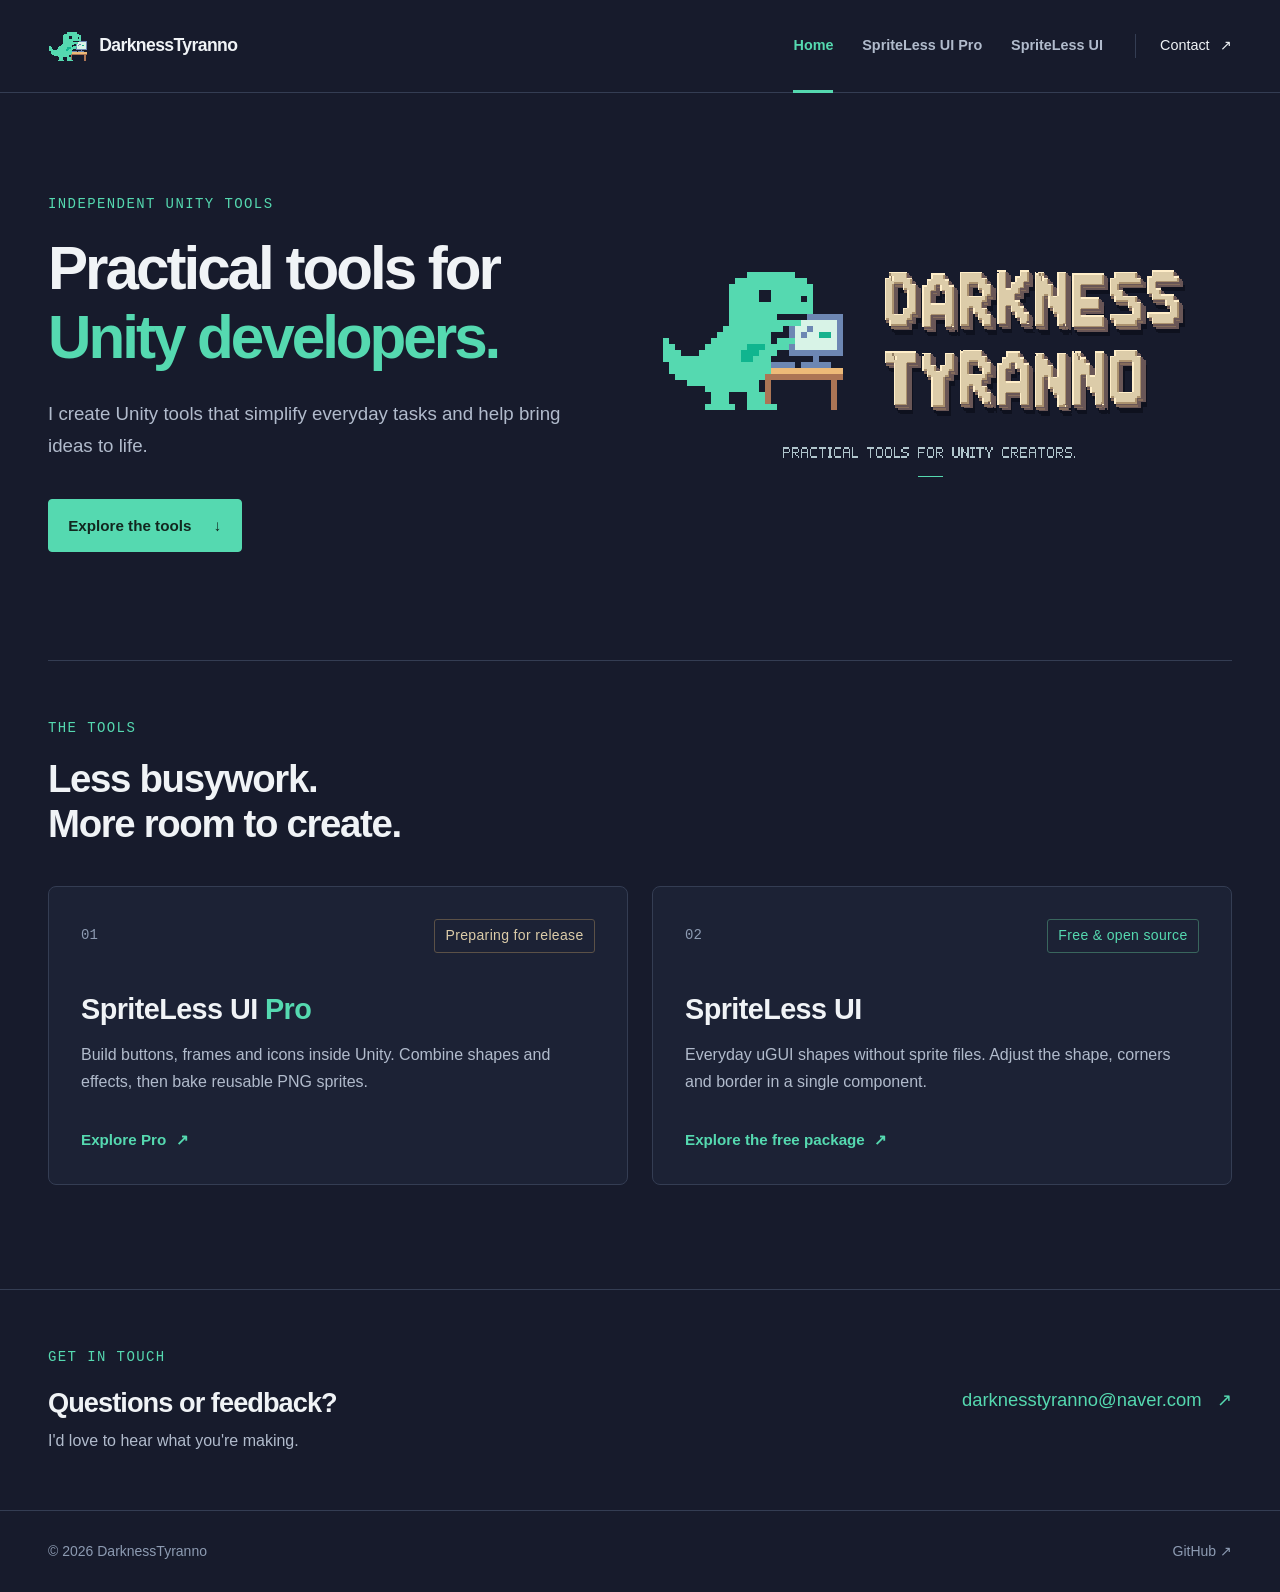
<file: index.html>
<!doctype html>
<html lang="en">
<head>
  <meta charset="utf-8">
  <meta name="viewport" content="width=device-width, initial-scale=1">
  <meta name="description" content="Practical tools for Unity developers. Explore SpriteLess UI Pro and the free, open-source SpriteLess UI by DarknessTyranno.">
  <meta name="theme-color" content="#171b2c">
  <title>DarknessTyranno — Practical tools for Unity developers</title>
  <link rel="canonical" href="https://darknesstyranno.github.io/">
  <link rel="icon" type="image/png" href="assets/dinosaur.png">
  <link rel="stylesheet" href="styles.css">
</head>
<body>
  <a class="skip-link" href="#main">Skip to content</a>
  <header class="site-header">
    <div class="shell header-inner">
      <a class="brand" href="./" aria-label="DarknessTyranno home"><img src="assets/dinosaur.png" width="40" height="40" alt=""><span>DarknessTyranno</span></a>
      <nav class="main-nav" aria-label="Main navigation">
        <a href="./" aria-current="page">Home</a>
        <a href="spriteless-ui-pro/">SpriteLess UI Pro</a>
        <a href="spriteless-ui/">SpriteLess UI</a>
      </nav>
      <a class="header-contact" href="mailto:darknesstyranno@naver.com">Contact <span aria-hidden="true">↗</span></a>
    </div>
  </header>
  <main id="main">
    <section class="shell home-hero" aria-labelledby="home-heading">
      <div class="hero-copy">
        <p class="eyebrow">Independent Unity tools</p>
        <h1 id="home-heading">Practical tools for <span class="accent">Unity developers.</span></h1>
        <p class="lead">I create Unity tools that simplify everyday tasks and help bring ideas to life.</p>
        <a class="button" href="#tools">Explore the tools <span aria-hidden="true">↓</span></a>
      </div>
      <div class="brand-art"><img src="assets/publisher-banner.png" width="807" height="451" alt="A pixel dinosaur at a computer beside the Darkness Tyranno stone-letter logo."></div>
    </section>

    <section class="shell section tools-section" id="tools" aria-labelledby="tools-heading">
      <div class="section-heading"><p class="eyebrow">The tools</p><h2 id="tools-heading">Less busywork.<br>More room to create.</h2></div>
      <div class="tool-grid">
        <a class="tool-card" href="spriteless-ui-pro/">
          <div class="tool-card-top"><span class="tool-number">01</span><span class="tag">Preparing for release</span></div>
          <h3>SpriteLess UI <span class="accent">Pro</span></h3>
          <p>Build buttons, frames and icons inside Unity. Combine shapes and effects, then bake reusable PNG sprites.</p>
          <span class="text-link">Explore Pro <span aria-hidden="true">↗</span></span>
        </a>
        <a class="tool-card" href="spriteless-ui/">
          <div class="tool-card-top"><span class="tool-number">02</span><span class="tag tag-mint">Free &amp; open source</span></div>
          <h3>SpriteLess UI</h3>
          <p>Everyday uGUI shapes without sprite files. Adjust the shape, corners and border in a single component.</p>
          <span class="text-link">Explore the free package <span aria-hidden="true">↗</span></span>
        </a>
      </div>
    </section>

    <section class="contact-section" aria-labelledby="contact-heading"><div class="shell contact-inner">
      <div><p class="eyebrow">Get in touch</p><h2 id="contact-heading">Questions or feedback?</h2><p>I'd love to hear what you're making.</p></div>
      <a class="contact-email" href="mailto:darknesstyranno@naver.com">darknesstyranno@naver.com <span aria-hidden="true">↗</span></a>
    </div></section>
  </main>
  <footer class="shell site-footer"><p>© 2026 DarknessTyranno</p><a href="https://github.com/DarknessTyranno">GitHub <span aria-hidden="true">↗</span></a></footer>
</body>
</html>
</file>
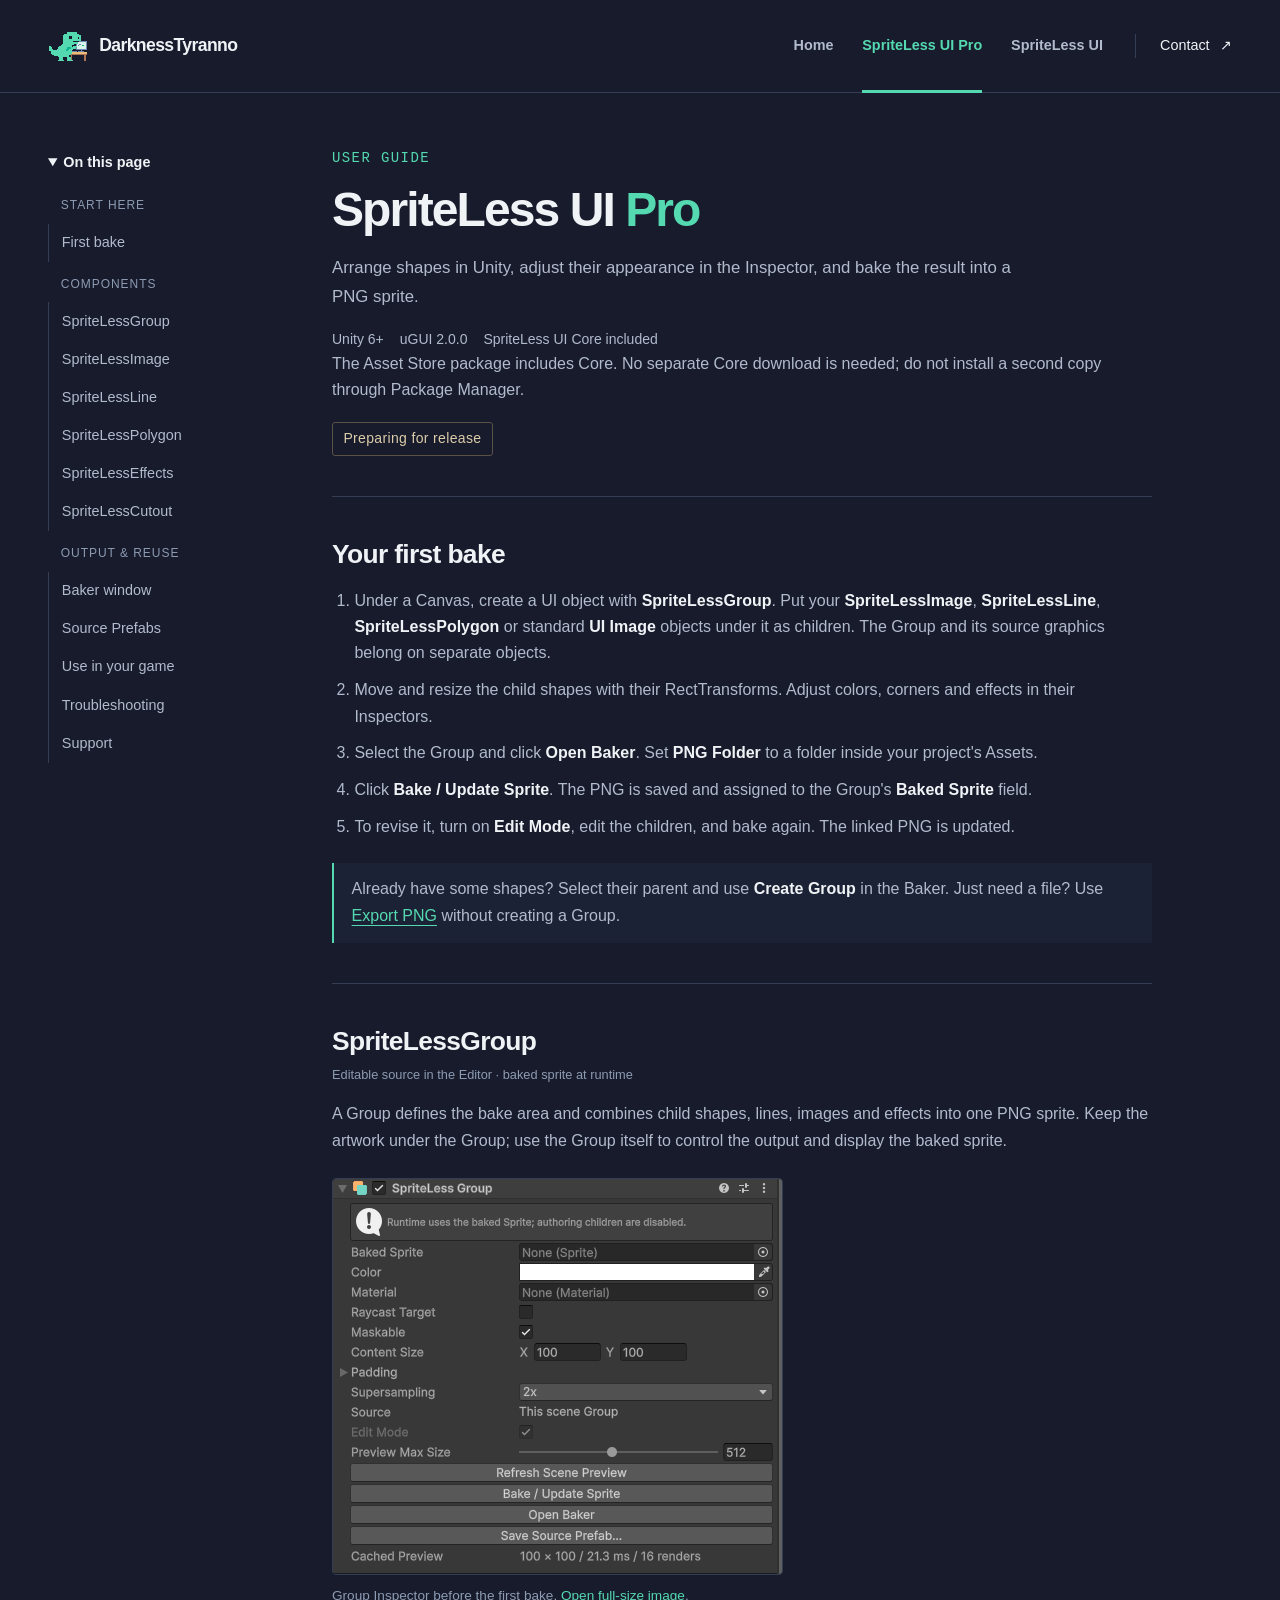
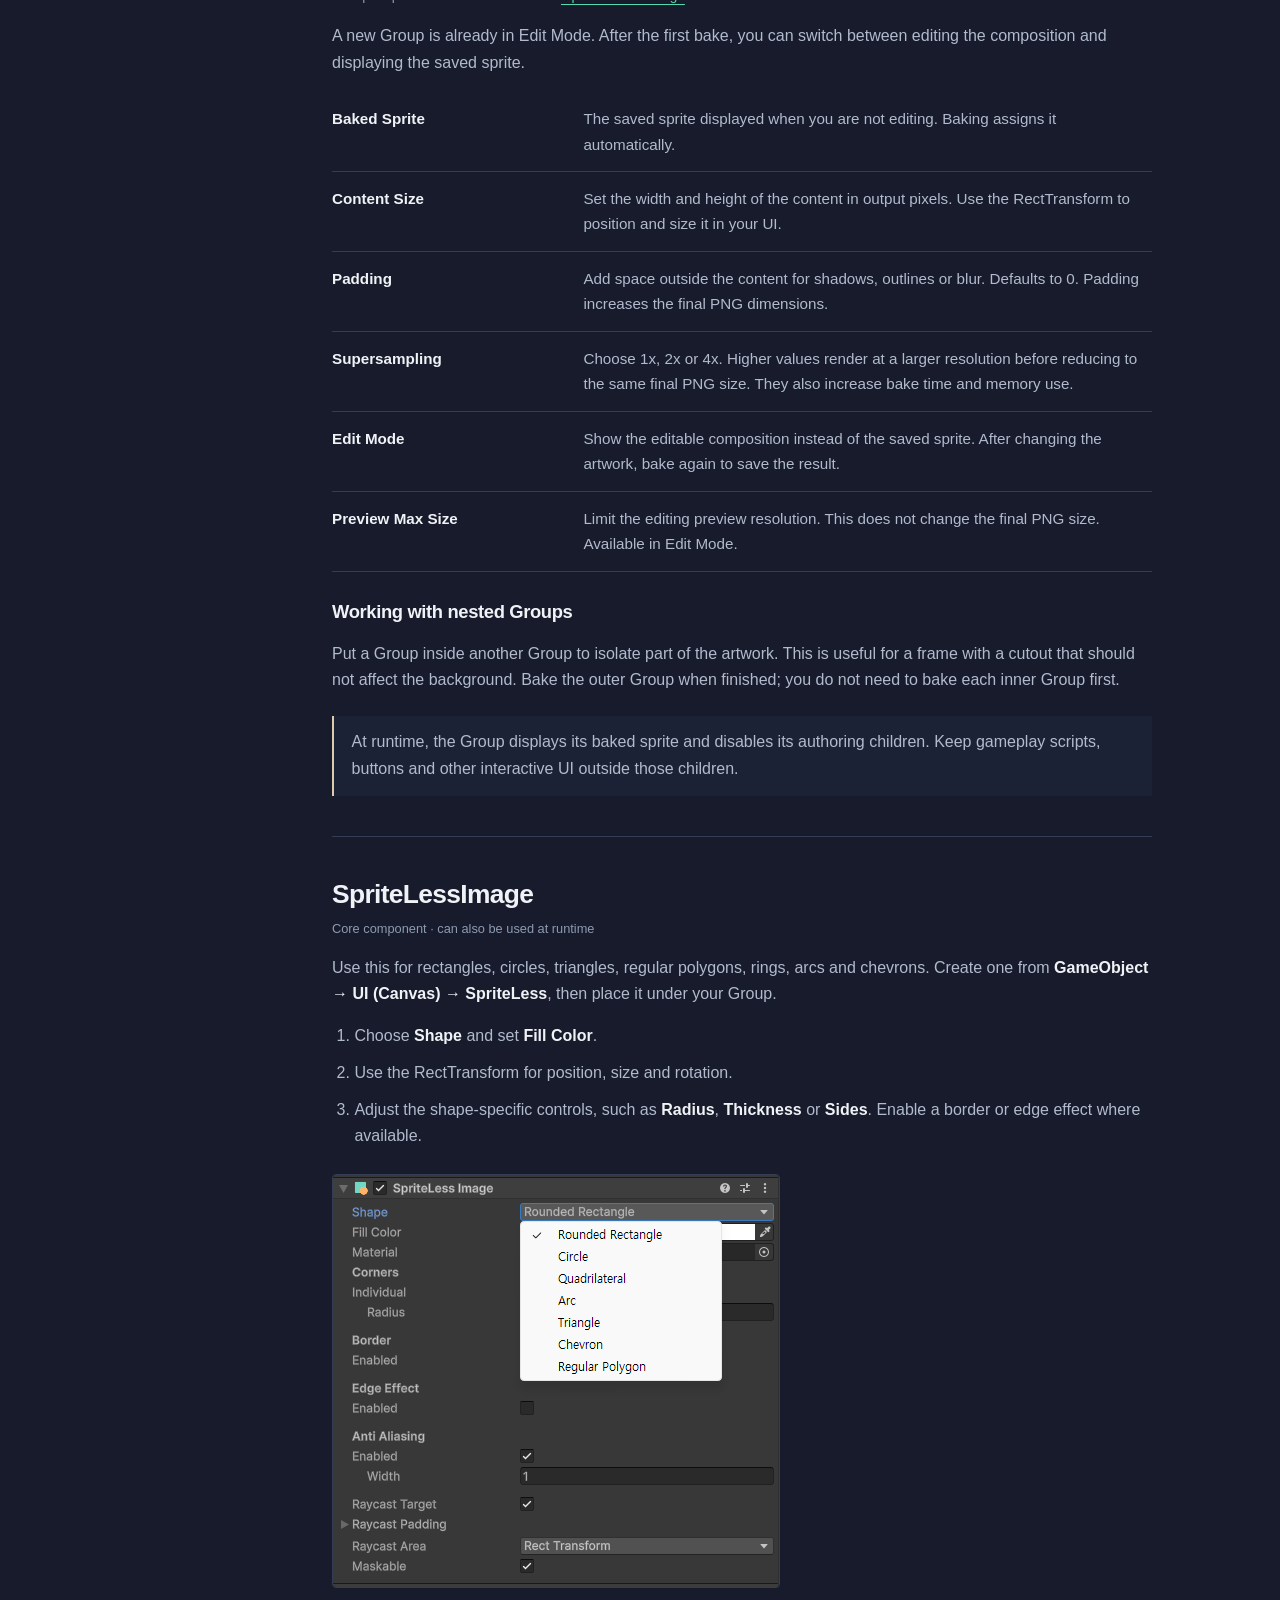
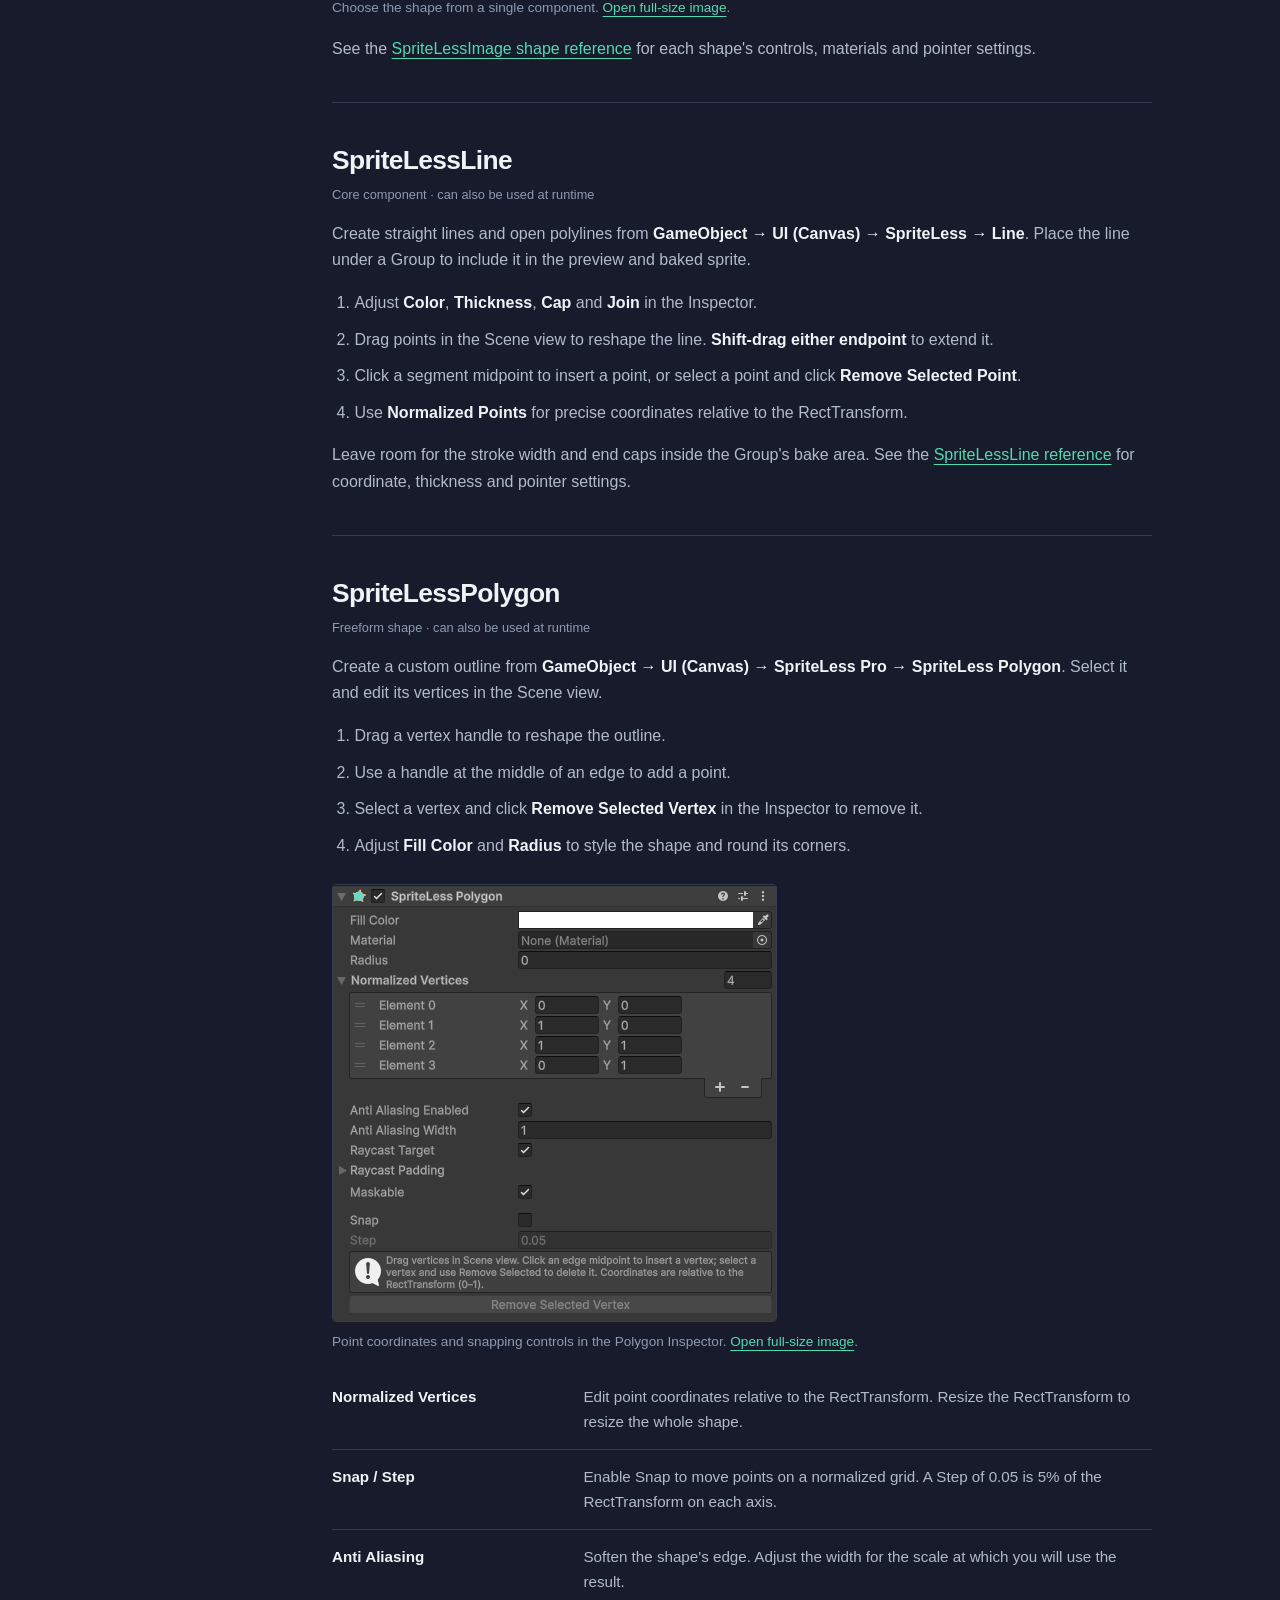
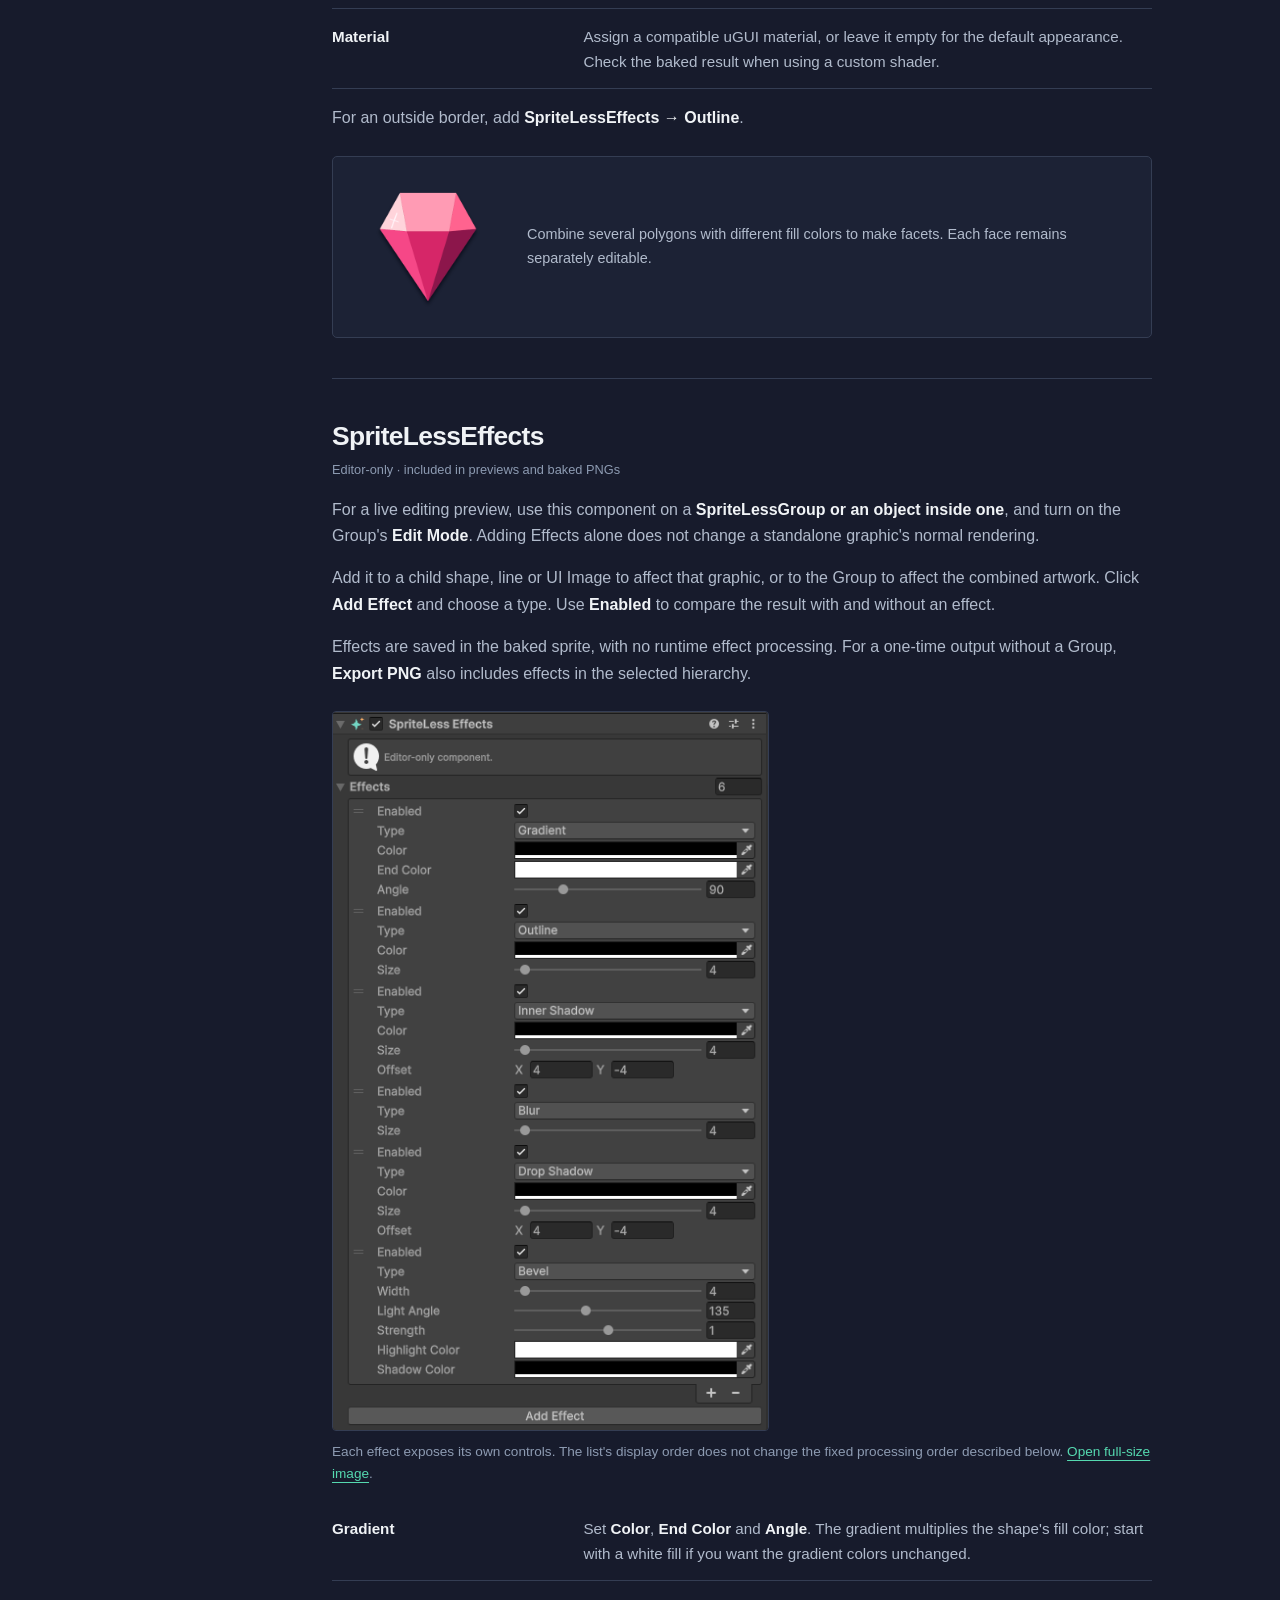
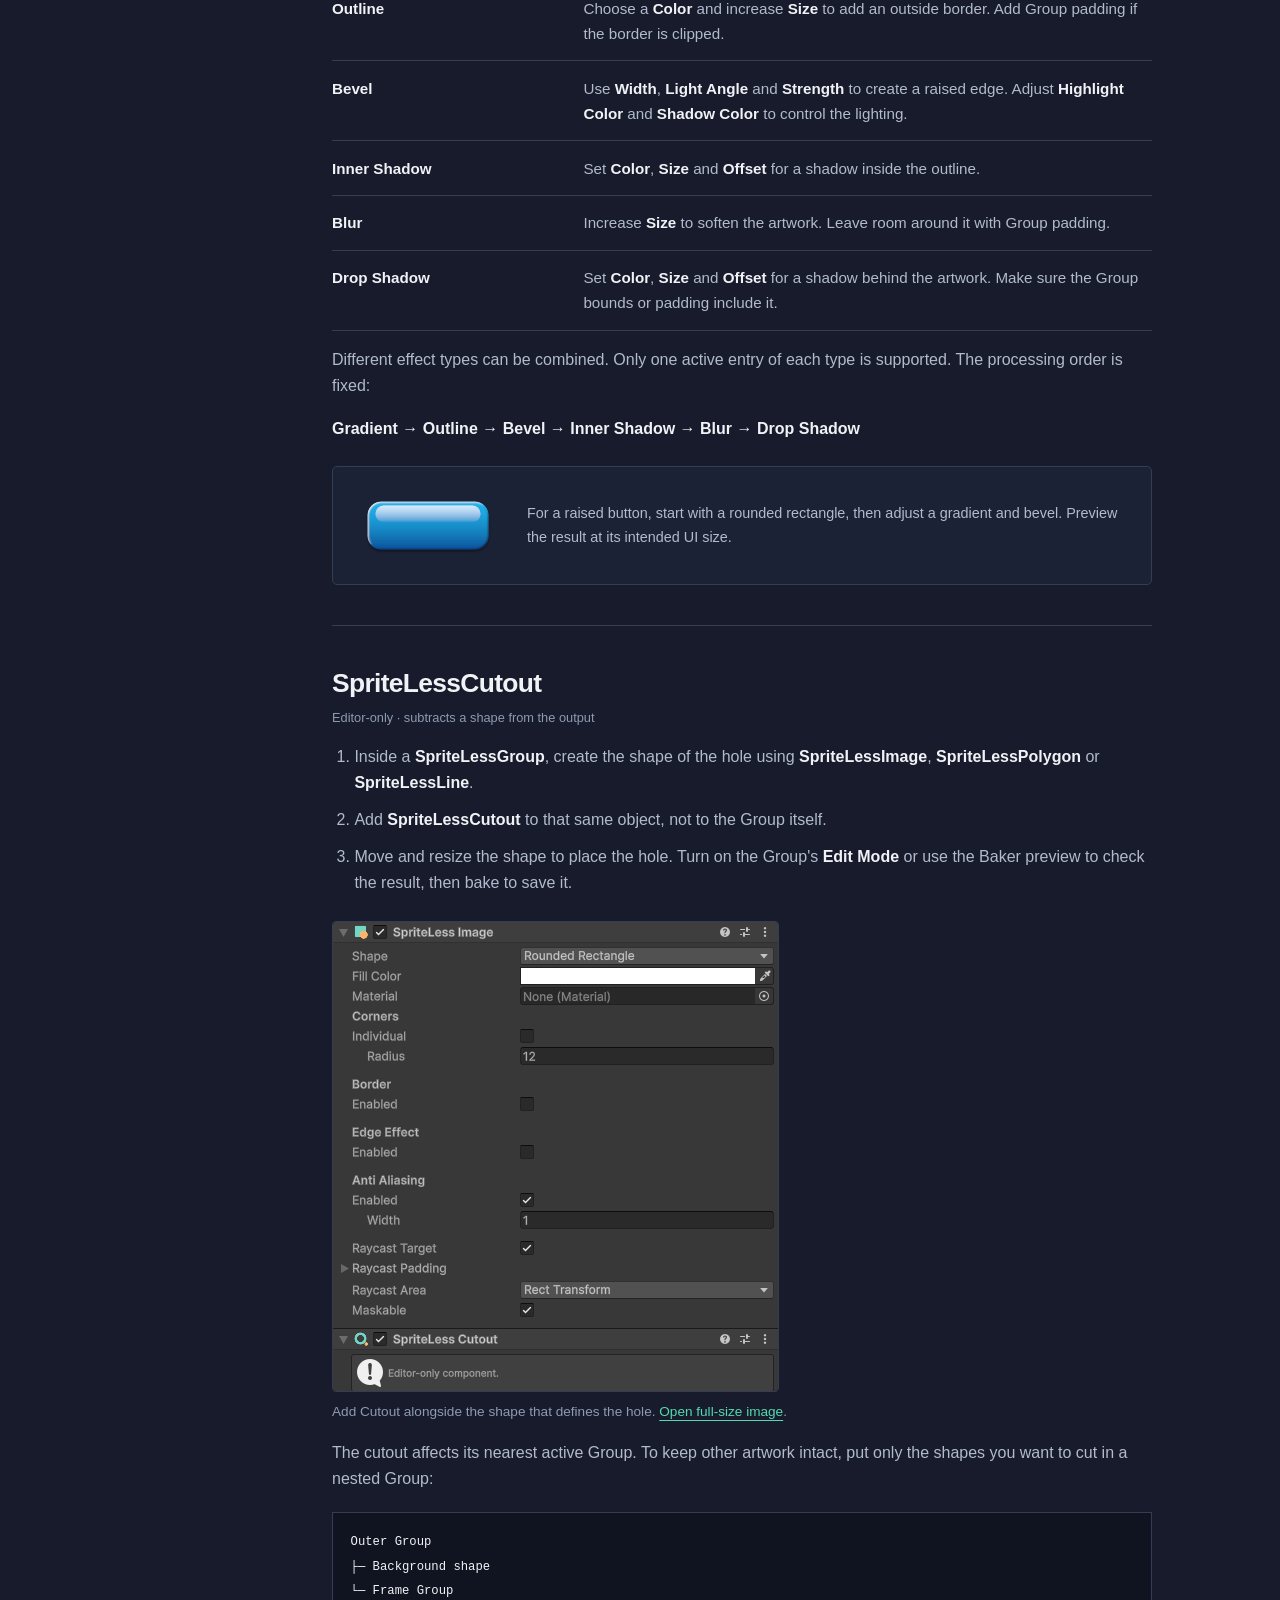
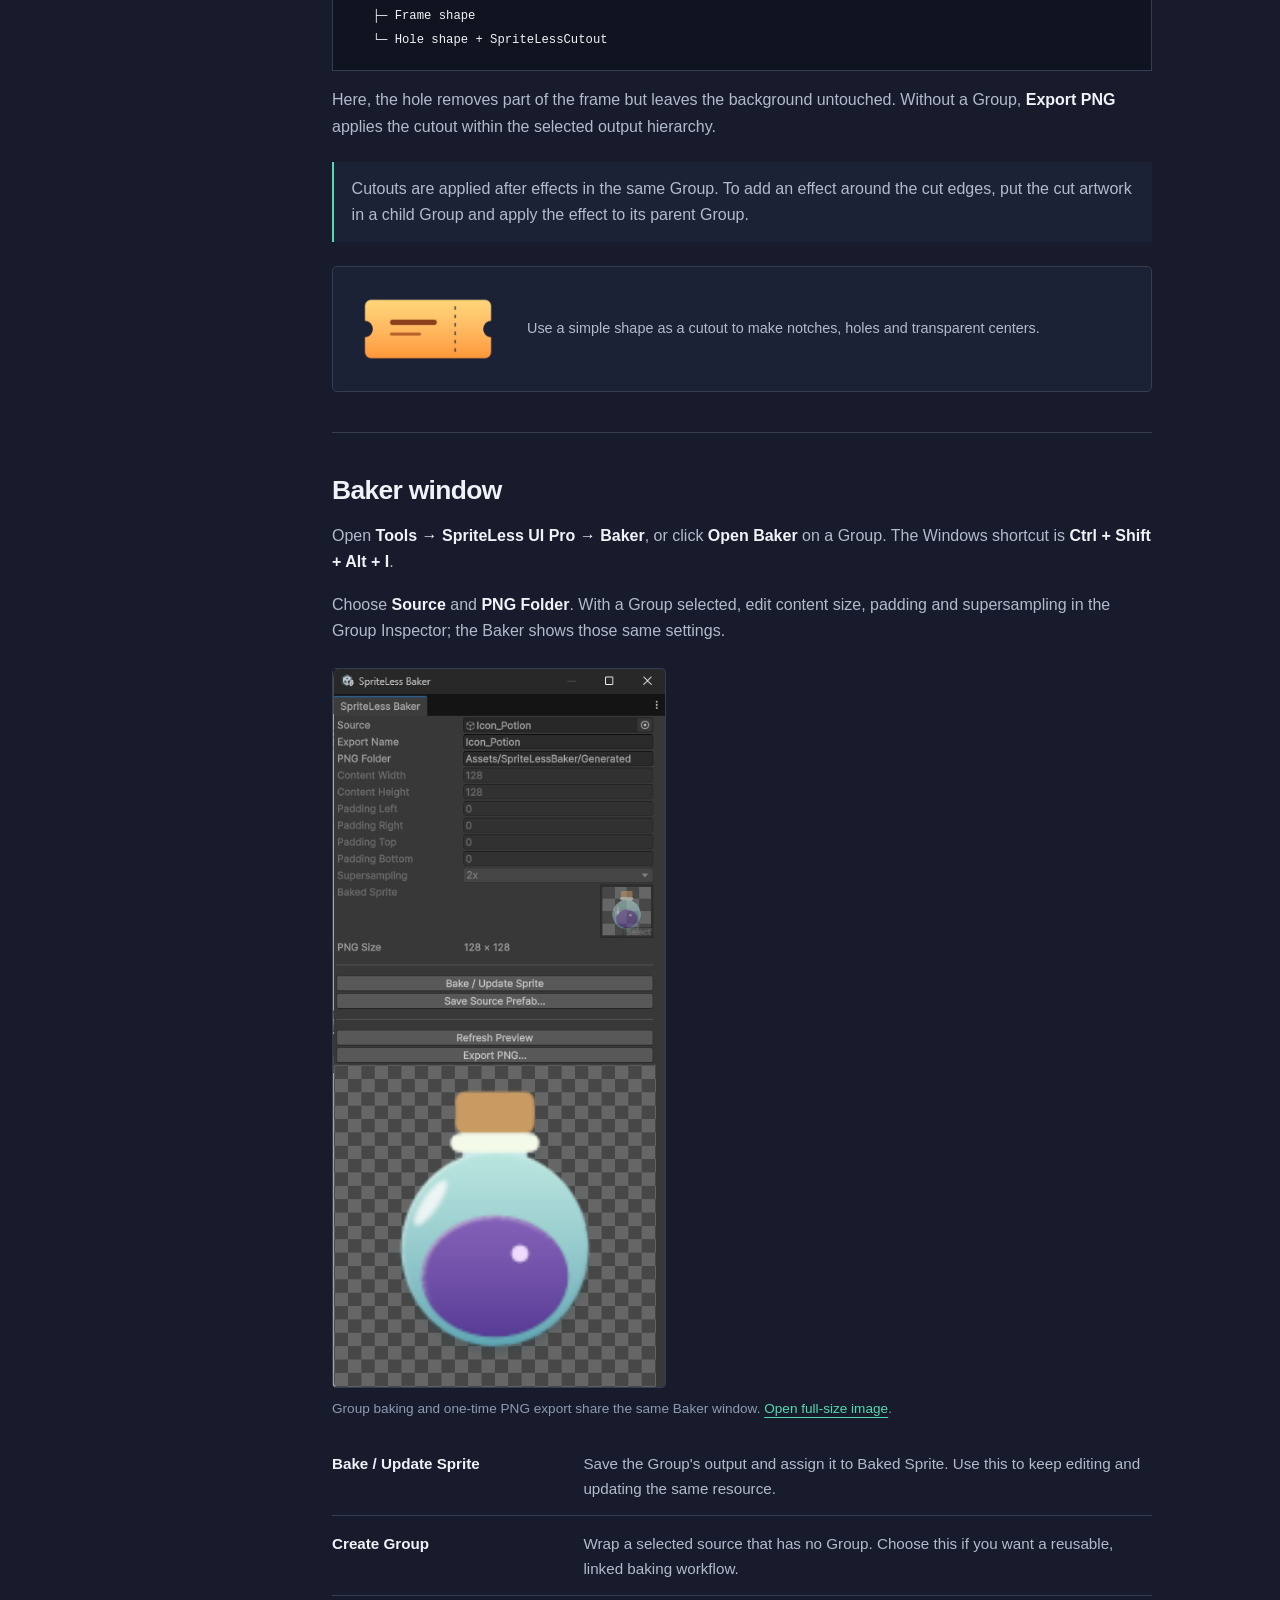
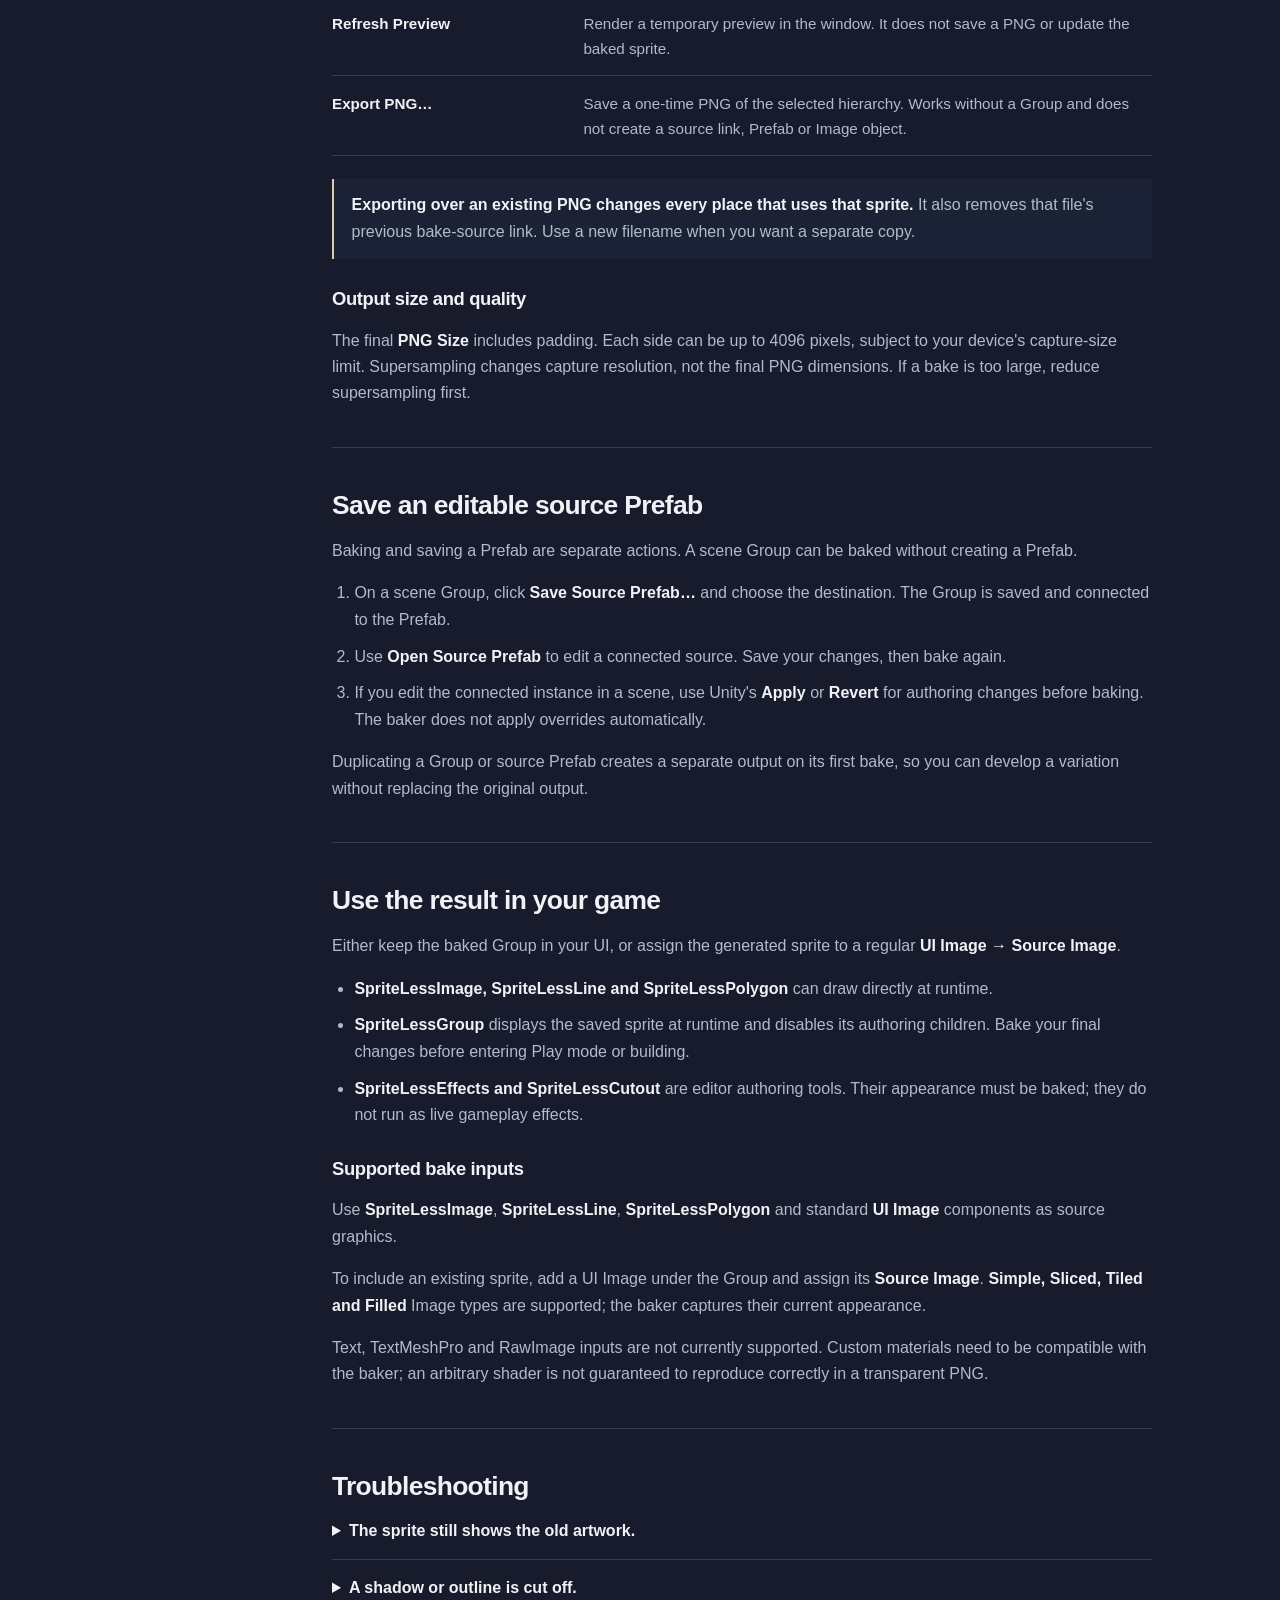
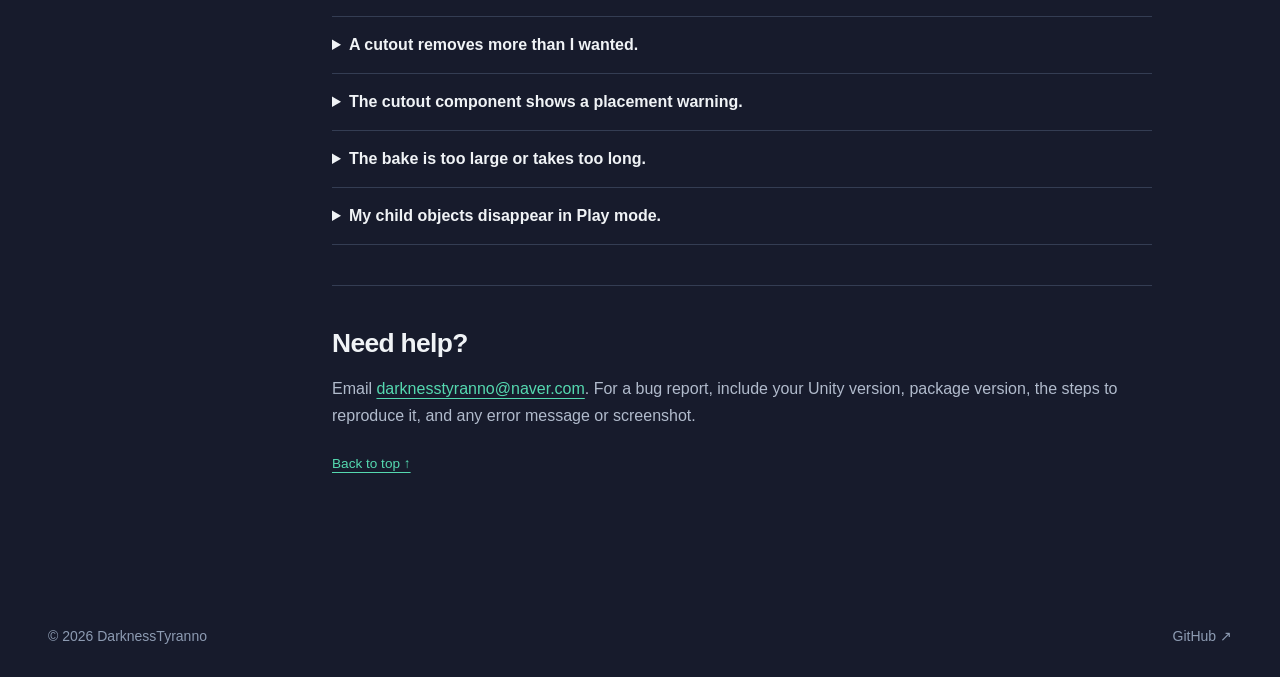
<file: spriteless-ui-pro/index.html>
<!doctype html>
<html lang="en">
<head>
  <meta charset="utf-8">
  <meta name="viewport" content="width=device-width, initial-scale=1">
  <meta name="description" content="SpriteLess UI Pro user guide. Edit shapes, combine effects and cutouts, work with Groups, and bake reusable PNG sprites in Unity.">
  <meta name="theme-color" content="#171b2c">
  <title>SpriteLess UI Pro — User Guide | DarknessTyranno</title>
  <link rel="canonical" href="https://darknesstyranno.github.io/spriteless-ui-pro/">
  <link rel="icon" type="image/png" href="../assets/dinosaur.png">
  <link rel="stylesheet" href="../styles.css">
  <link rel="stylesheet" href="../docs.css">
</head>
<body>
  <a class="skip-link" href="#main">Skip to content</a>
  <header class="site-header"><div class="shell header-inner">
    <a class="brand" href="../" aria-label="DarknessTyranno home"><img src="../assets/dinosaur.png" width="40" height="40" alt=""><span>DarknessTyranno</span></a>
    <nav class="main-nav" aria-label="Main navigation"><a href="../">Home</a><a href="./" aria-current="page">SpriteLess UI Pro</a><a href="../spriteless-ui/">SpriteLess UI</a></nav>
    <a class="header-contact" href="mailto:darknesstyranno@naver.com">Contact <span aria-hidden="true">↗</span></a>
  </div></header>
  <div class="shell docs-layout">
    <aside class="docs-sidebar">
      <details open>
        <summary>On this page</summary>
        <nav aria-label="User guide contents">
          <div class="nav-group"><p class="nav-label">Start here</p><a href="#workflow">First bake</a></div>
          <div class="nav-group"><p class="nav-label">Components</p><a href="#group">SpriteLessGroup</a><a href="#image">SpriteLessImage</a><a href="#line">SpriteLessLine</a><a href="#polygon">SpriteLessPolygon</a><a href="#effects">SpriteLessEffects</a><a href="#cutout">SpriteLessCutout</a></div>
          <div class="nav-group"><p class="nav-label">Output &amp; reuse</p><a href="#baker">Baker window</a><a href="#prefabs">Source Prefabs</a><a href="#runtime">Use in your game</a><a href="#troubleshooting">Troubleshooting</a><a href="#support">Support</a></div>
        </nav>
      </details>
    </aside>
    <main class="docs-content" id="main">
      <header class="docs-title">
        <p class="eyebrow">User guide</p>
        <h1>SpriteLess UI <span class="accent">Pro</span></h1>
        <p class="lead">Arrange shapes in Unity, adjust their appearance in the Inspector, and bake the result into a PNG sprite.</p>
        <div class="asset-meta"><span>Unity 6+</span><span>uGUI 2.0.0</span><span>SpriteLess UI Core included</span></div>
        <p>The Asset Store package includes Core. No separate Core download is needed; do not install a second copy through Package Manager.</p>
        <span class="tag">Preparing for release</span>
      </header>

      <section class="doc-section" id="workflow" aria-labelledby="workflow-heading">
        <h2 id="workflow-heading">Your first bake</h2>
        <ol>
          <li>Under a Canvas, create a UI object with <strong>SpriteLessGroup</strong>. Put your <strong>SpriteLessImage</strong>, <strong>SpriteLessLine</strong>, <strong>SpriteLessPolygon</strong> or standard <strong>UI Image</strong> objects under it as children. The Group and its source graphics belong on separate objects.</li>
          <li>Move and resize the child shapes with their RectTransforms. Adjust colors, corners and effects in their Inspectors.</li>
          <li>Select the Group and click <strong>Open Baker</strong>. Set <strong>PNG Folder</strong> to a folder inside your project's Assets.</li>
          <li>Click <strong>Bake / Update Sprite</strong>. The PNG is saved and assigned to the Group's <strong>Baked Sprite</strong> field.</li>
          <li>To revise it, turn on <strong>Edit Mode</strong>, edit the children, and bake again. The linked PNG is updated.</li>
        </ol>
        <aside class="doc-note"><p>Already have some shapes? Select their parent and use <strong>Create Group</strong> in the Baker. Just need a file? Use <a href="#baker">Export PNG</a> without creating a Group.</p></aside>
      </section>

      <section class="doc-section" id="group" aria-labelledby="group-heading">
        <h2 id="group-heading">SpriteLessGroup</h2>
        <span class="doc-kind">Editable source in the Editor · baked sprite at runtime</span>
        <p>A Group defines the bake area and combines child shapes, lines, images and effects into one PNG sprite. Keep the artwork under the Group; use the Group itself to control the output and display the baked sprite.</p>
        <figure class="doc-screenshot"><a href="../assets/screenshots/pro-group.png" aria-label="Open full-size SpriteLessGroup Inspector screenshot"><img src="../assets/screenshots/pro-group.png" width="449" height="395" loading="lazy" alt="SpriteLessGroup Inspector showing Baked Sprite, content size, padding, supersampling, Edit Mode and bake buttons."></a><figcaption>Group Inspector before the first bake. <a href="../assets/screenshots/pro-group.png">Open full-size image</a>.</figcaption></figure>
        <p>A new Group is already in Edit Mode. After the first bake, you can switch between editing the composition and displaying the saved sprite.</p>
        <dl class="doc-fields">
          <div><dt>Baked Sprite</dt><dd>The saved sprite displayed when you are not editing. Baking assigns it automatically.</dd></div>
          <div><dt>Content Size</dt><dd>Set the width and height of the content in output pixels. Use the RectTransform to position and size it in your UI.</dd></div>
          <div><dt>Padding</dt><dd>Add space outside the content for shadows, outlines or blur. Defaults to 0. Padding increases the final PNG dimensions.</dd></div>
          <div><dt>Supersampling</dt><dd>Choose 1x, 2x or 4x. Higher values render at a larger resolution before reducing to the same final PNG size. They also increase bake time and memory use.</dd></div>
          <div><dt>Edit Mode</dt><dd>Show the editable composition instead of the saved sprite. After changing the artwork, bake again to save the result.</dd></div>
          <div><dt>Preview Max Size</dt><dd>Limit the editing preview resolution. This does not change the final PNG size. Available in Edit Mode.</dd></div>
        </dl>
        <h3>Working with nested Groups</h3>
        <p>Put a Group inside another Group to isolate part of the artwork. This is useful for a frame with a cutout that should not affect the background. Bake the outer Group when finished; you do not need to bake each inner Group first.</p>
        <aside class="doc-note warning"><p>At runtime, the Group displays its baked sprite and disables its authoring children. Keep gameplay scripts, buttons and other interactive UI outside those children.</p></aside>
      </section>

      <section class="doc-section" id="image" aria-labelledby="image-heading">
        <h2 id="image-heading">SpriteLessImage</h2>
        <span class="doc-kind">Core component · can also be used at runtime</span>
        <p>Use this for rectangles, circles, triangles, regular polygons, rings, arcs and chevrons. Create one from <strong>GameObject → UI (Canvas) → SpriteLess</strong>, then place it under your Group.</p>
        <ol>
          <li>Choose <strong>Shape</strong> and set <strong>Fill Color</strong>.</li>
          <li>Use the RectTransform for position, size and rotation.</li>
          <li>Adjust the shape-specific controls, such as <strong>Radius</strong>, <strong>Thickness</strong> or <strong>Sides</strong>. Enable a border or edge effect where available.</li>
        </ol>
        <figure class="doc-screenshot"><a href="../assets/screenshots/core-image.png" aria-label="Open full-size SpriteLessImage Inspector screenshot"><img src="../assets/screenshots/core-image.png" width="446" height="412" loading="lazy" alt="SpriteLessImage Inspector with the Shape menu open, listing rectangle, circle, quadrilateral, arc, triangle, chevron and regular polygon."></a><figcaption>Choose the shape from a single component. <a href="../assets/screenshots/core-image.png">Open full-size image</a>.</figcaption></figure>
        <p>See the <a href="../spriteless-ui/#shapes">SpriteLessImage shape reference</a> for each shape's controls, materials and pointer settings.</p>
      </section>

      <section class="doc-section" id="line" aria-labelledby="line-heading">
        <h2 id="line-heading">SpriteLessLine</h2>
        <span class="doc-kind">Core component · can also be used at runtime</span>
        <p>Create straight lines and open polylines from <strong>GameObject → UI (Canvas) → SpriteLess → Line</strong>. Place the line under a Group to include it in the preview and baked sprite.</p>
        <ol>
          <li>Adjust <strong>Color</strong>, <strong>Thickness</strong>, <strong>Cap</strong> and <strong>Join</strong> in the Inspector.</li>
          <li>Drag points in the Scene view to reshape the line. <strong>Shift-drag either endpoint</strong> to extend it.</li>
          <li>Click a segment midpoint to insert a point, or select a point and click <strong>Remove Selected Point</strong>.</li>
          <li>Use <strong>Normalized Points</strong> for precise coordinates relative to the RectTransform.</li>
        </ol>
        <p>Leave room for the stroke width and end caps inside the Group's bake area. See the <a href="../spriteless-ui/#line">SpriteLessLine reference</a> for coordinate, thickness and pointer settings.</p>
      </section>

      <section class="doc-section" id="polygon" aria-labelledby="polygon-heading">
        <h2 id="polygon-heading">SpriteLessPolygon</h2>
        <span class="doc-kind">Freeform shape · can also be used at runtime</span>
        <p>Create a custom outline from <strong>GameObject → UI (Canvas) → SpriteLess Pro → SpriteLess Polygon</strong>. Select it and edit its vertices in the Scene view.</p>
        <ol>
          <li>Drag a vertex handle to reshape the outline.</li>
          <li>Use a handle at the middle of an edge to add a point.</li>
          <li>Select a vertex and click <strong>Remove Selected Vertex</strong> in the Inspector to remove it.</li>
          <li>Adjust <strong>Fill Color</strong> and <strong>Radius</strong> to style the shape and round its corners.</li>
        </ol>
        <figure class="doc-screenshot"><a href="../assets/screenshots/pro-polygon.png" aria-label="Open full-size SpriteLessPolygon Inspector screenshot"><img src="../assets/screenshots/pro-polygon.png" width="443" height="436" loading="lazy" alt="SpriteLessPolygon Inspector showing four normalized vertices, Radius, anti-aliasing, Snap, Step and Remove Selected Vertex."></a><figcaption>Point coordinates and snapping controls in the Polygon Inspector. <a href="../assets/screenshots/pro-polygon.png">Open full-size image</a>.</figcaption></figure>
        <dl class="doc-fields">
          <div><dt>Normalized Vertices</dt><dd>Edit point coordinates relative to the RectTransform. Resize the RectTransform to resize the whole shape.</dd></div>
          <div><dt>Snap / Step</dt><dd>Enable Snap to move points on a normalized grid. A Step of 0.05 is 5% of the RectTransform on each axis.</dd></div>
          <div><dt>Anti Aliasing</dt><dd>Soften the shape's edge. Adjust the width for the scale at which you will use the result.</dd></div>
          <div><dt>Material</dt><dd>Assign a compatible uGUI material, or leave it empty for the default appearance. Check the baked result when using a custom shader.</dd></div>
        </dl>
        <p>For an outside border, add <strong>SpriteLessEffects → Outline</strong>.</p>
        <figure class="doc-example"><img src="../assets/faceted-ruby.png" width="328" height="348" loading="lazy" alt="Red gemstone composed of several differently colored polygon faces."><figcaption>Combine several polygons with different fill colors to make facets. Each face remains separately editable.</figcaption></figure>
      </section>

      <section class="doc-section" id="effects" aria-labelledby="effects-heading">
        <h2 id="effects-heading">SpriteLessEffects</h2>
        <span class="doc-kind">Editor-only · included in previews and baked PNGs</span>
        <p>For a live editing preview, use this component on a <strong>SpriteLessGroup or an object inside one</strong>, and turn on the Group's <strong>Edit Mode</strong>. Adding Effects alone does not change a standalone graphic's normal rendering.</p>
        <p>Add it to a child shape, line or UI Image to affect that graphic, or to the Group to affect the combined artwork. Click <strong>Add Effect</strong> and choose a type. Use <strong>Enabled</strong> to compare the result with and without an effect.</p>
        <p>Effects are saved in the baked sprite, with no runtime effect processing. For a one-time output without a Group, <strong>Export PNG</strong> also includes effects in the selected hierarchy.</p>
        <figure class="doc-screenshot"><a href="../assets/screenshots/pro-effects.png" aria-label="Open full-size SpriteLessEffects Inspector screenshot"><img src="../assets/screenshots/pro-effects.png" width="444" height="733" loading="lazy" alt="SpriteLessEffects Inspector with Gradient, Outline, Inner Shadow, Blur, Drop Shadow and Bevel expanded, plus the Add Effect button."></a><figcaption>Each effect exposes its own controls. The list's display order does not change the fixed processing order described below. <a href="../assets/screenshots/pro-effects.png">Open full-size image</a>.</figcaption></figure>
        <dl class="doc-fields">
          <div><dt>Gradient</dt><dd>Set <strong>Color</strong>, <strong>End Color</strong> and <strong>Angle</strong>. The gradient multiplies the shape's fill color; start with a white fill if you want the gradient colors unchanged.</dd></div>
          <div><dt>Outline</dt><dd>Choose a <strong>Color</strong> and increase <strong>Size</strong> to add an outside border. Add Group padding if the border is clipped.</dd></div>
          <div><dt>Bevel</dt><dd>Use <strong>Width</strong>, <strong>Light Angle</strong> and <strong>Strength</strong> to create a raised edge. Adjust <strong>Highlight Color</strong> and <strong>Shadow Color</strong> to control the lighting.</dd></div>
          <div><dt>Inner Shadow</dt><dd>Set <strong>Color</strong>, <strong>Size</strong> and <strong>Offset</strong> for a shadow inside the outline.</dd></div>
          <div><dt>Blur</dt><dd>Increase <strong>Size</strong> to soften the artwork. Leave room around it with Group padding.</dd></div>
          <div><dt>Drop Shadow</dt><dd>Set <strong>Color</strong>, <strong>Size</strong> and <strong>Offset</strong> for a shadow behind the artwork. Make sure the Group bounds or padding include it.</dd></div>
        </dl>
        <p>Different effect types can be combined. Only one active entry of each type is supported. The processing order is fixed:</p>
        <p><strong>Gradient → Outline → Bevel → Inner Shadow → Blur → Drop Shadow</strong></p>
        <figure class="doc-example"><img src="../assets/glossy-button.png" width="296" height="152" loading="lazy" alt="Blue rounded button with a light upper edge and a dark lower edge."><figcaption>For a raised button, start with a rounded rectangle, then adjust a gradient and bevel. Preview the result at its intended UI size.</figcaption></figure>
      </section>

      <section class="doc-section" id="cutout" aria-labelledby="cutout-heading">
        <h2 id="cutout-heading">SpriteLessCutout</h2>
        <span class="doc-kind">Editor-only · subtracts a shape from the output</span>
        <ol>
          <li>Inside a <strong>SpriteLessGroup</strong>, create the shape of the hole using <strong>SpriteLessImage</strong>, <strong>SpriteLessPolygon</strong> or <strong>SpriteLessLine</strong>.</li>
          <li>Add <strong>SpriteLessCutout</strong> to that same object, not to the Group itself.</li>
          <li>Move and resize the shape to place the hole. Turn on the Group's <strong>Edit Mode</strong> or use the Baker preview to check the result, then bake to save it.</li>
        </ol>
        <figure class="doc-screenshot"><a href="../assets/screenshots/pro-cutout.png" aria-label="Open full-size SpriteLessCutout Inspector screenshot"><img src="../assets/screenshots/pro-cutout.png" width="445" height="469" loading="lazy" alt="SpriteLessImage and SpriteLessCutout attached to the same object; Cutout is marked as an editor-only component."></a><figcaption>Add Cutout alongside the shape that defines the hole. <a href="../assets/screenshots/pro-cutout.png">Open full-size image</a>.</figcaption></figure>
        <p>The cutout affects its nearest active Group. To keep other artwork intact, put only the shapes you want to cut in a nested Group:</p>
        <pre class="doc-diagram" aria-label="Example hierarchy for a cutout that affects only a frame"><code>Outer Group
├─ Background shape
└─ Frame Group
   ├─ Frame shape
   └─ Hole shape + SpriteLessCutout</code></pre>
        <p>Here, the hole removes part of the frame but leaves the background untouched. Without a Group, <strong>Export PNG</strong> applies the cutout within the selected output hierarchy.</p>
        <aside class="doc-note"><p>Cutouts are applied after effects in the same Group. To add an effect around the cut edges, put the cut artwork in a child Group and apply the effect to its parent Group.</p></aside>
        <figure class="doc-example"><img src="../assets/cutout-ticket.png" width="360" height="200" loading="lazy" alt="Ticket-shaped PNG with rounded transparent notches."><figcaption>Use a simple shape as a cutout to make notches, holes and transparent centers.</figcaption></figure>
      </section>

      <section class="doc-section" id="baker" aria-labelledby="baker-heading">
        <h2 id="baker-heading">Baker window</h2>
        <p>Open <strong>Tools → SpriteLess UI Pro → Baker</strong>, or click <strong>Open Baker</strong> on a Group. The Windows shortcut is <strong>Ctrl + Shift + Alt + I</strong>.</p>
        <p>Choose <strong>Source</strong> and <strong>PNG Folder</strong>. With a Group selected, edit content size, padding and supersampling in the Group Inspector; the Baker shows those same settings.</p>
        <figure class="doc-screenshot"><a href="../assets/screenshots/pro-baker.png" aria-label="Open full-size SpriteLess Baker window screenshot"><img src="../assets/screenshots/pro-baker.png" width="398" height="860" loading="lazy" alt="SpriteLess Baker with a potion icon Group selected, PNG settings, bake and export buttons, and a transparent-background preview."></a><figcaption>Group baking and one-time PNG export share the same Baker window. <a href="../assets/screenshots/pro-baker.png">Open full-size image</a>.</figcaption></figure>
        <dl class="doc-fields">
          <div><dt>Bake / Update Sprite</dt><dd>Save the Group's output and assign it to Baked Sprite. Use this to keep editing and updating the same resource.</dd></div>
          <div><dt>Create Group</dt><dd>Wrap a selected source that has no Group. Choose this if you want a reusable, linked baking workflow.</dd></div>
          <div><dt>Refresh Preview</dt><dd>Render a temporary preview in the window. It does not save a PNG or update the baked sprite.</dd></div>
          <div><dt>Export PNG…</dt><dd>Save a one-time PNG of the selected hierarchy. Works without a Group and does not create a source link, Prefab or Image object.</dd></div>
        </dl>
        <aside class="doc-note warning"><p><strong>Exporting over an existing PNG changes every place that uses that sprite.</strong> It also removes that file's previous bake-source link. Use a new filename when you want a separate copy.</p></aside>
        <h3>Output size and quality</h3>
        <p>The final <strong>PNG Size</strong> includes padding. Each side can be up to 4096 pixels, subject to your device's capture-size limit. Supersampling changes capture resolution, not the final PNG dimensions. If a bake is too large, reduce supersampling first.</p>
      </section>

      <section class="doc-section" id="prefabs" aria-labelledby="prefabs-heading">
        <h2 id="prefabs-heading">Save an editable source Prefab</h2>
        <p>Baking and saving a Prefab are separate actions. A scene Group can be baked without creating a Prefab.</p>
        <ol>
          <li>On a scene Group, click <strong>Save Source Prefab…</strong> and choose the destination. The Group is saved and connected to the Prefab.</li>
          <li>Use <strong>Open Source Prefab</strong> to edit a connected source. Save your changes, then bake again.</li>
          <li>If you edit the connected instance in a scene, use Unity's <strong>Apply</strong> or <strong>Revert</strong> for authoring changes before baking. The baker does not apply overrides automatically.</li>
        </ol>
        <p>Duplicating a Group or source Prefab creates a separate output on its first bake, so you can develop a variation without replacing the original output.</p>
      </section>

      <section class="doc-section" id="runtime" aria-labelledby="runtime-heading">
        <h2 id="runtime-heading">Use the result in your game</h2>
        <p>Either keep the baked Group in your UI, or assign the generated sprite to a regular <strong>UI Image → Source Image</strong>.</p>
        <ul>
          <li><strong>SpriteLessImage, SpriteLessLine and SpriteLessPolygon</strong> can draw directly at runtime.</li>
          <li><strong>SpriteLessGroup</strong> displays the saved sprite at runtime and disables its authoring children. Bake your final changes before entering Play mode or building.</li>
          <li><strong>SpriteLessEffects and SpriteLessCutout</strong> are editor authoring tools. Their appearance must be baked; they do not run as live gameplay effects.</li>
        </ul>
        <h3>Supported bake inputs</h3>
        <p>Use <strong>SpriteLessImage</strong>, <strong>SpriteLessLine</strong>, <strong>SpriteLessPolygon</strong> and standard <strong>UI Image</strong> components as source graphics.</p>
        <p>To include an existing sprite, add a UI Image under the Group and assign its <strong>Source Image</strong>. <strong>Simple, Sliced, Tiled and Filled</strong> Image types are supported; the baker captures their current appearance.</p>
        <p>Text, TextMeshPro and RawImage inputs are not currently supported. Custom materials need to be compatible with the baker; an arbitrary shader is not guaranteed to reproduce correctly in a transparent PNG.</p>
      </section>

      <section class="doc-section" id="troubleshooting" aria-labelledby="troubleshooting-heading">
        <h2 id="troubleshooting-heading">Troubleshooting</h2>
        <details class="doc-faq"><summary>The sprite still shows the old artwork.</summary><p><strong>Refresh Preview</strong> only creates a temporary preview. Click <strong>Bake / Update Sprite</strong> to update the saved PNG. If the Group has a source Prefab, check that its authoring changes are saved or applied.</p></details>
        <details class="doc-faq"><summary>A shadow or outline is cut off.</summary><p>Increase the Group's <strong>Padding</strong> on the affected side, or leave more space inside the content bounds. Bake again to update the output.</p></details>
        <details class="doc-faq"><summary>A cutout removes more than I wanted.</summary><p>Its scope is the nearest active Group. Put the cutout and the shapes it should affect in their own nested Group. Keep the other shapes outside that Group.</p></details>
        <details class="doc-faq"><summary>The cutout component shows a placement warning.</summary><p>Add it to the same object as a <strong>SpriteLessImage</strong>, <strong>SpriteLessPolygon</strong> or <strong>SpriteLessLine</strong>. Do not attach it directly to the Group, to a standard UI Image or to an empty object.</p></details>
        <details class="doc-faq"><summary>The bake is too large or takes too long.</summary><p>Try <strong>Supersampling → 1x</strong>, then reduce content size or padding if needed. Higher supersampling and more effect layers require additional work and memory. Follow the bake dialog's specific size or device-limit message.</p></details>
        <details class="doc-faq"><summary>My child objects disappear in Play mode.</summary><p>This is expected for a baked Group: its children are authoring resources. Move interactive UI and gameplay objects outside the Group's authoring hierarchy.</p></details>
      </section>

      <section class="doc-section" id="support" aria-labelledby="support-heading">
        <h2 id="support-heading">Need help?</h2>
        <p>Email <a href="mailto:darknesstyranno@naver.com?subject=SpriteLess%20UI%20Pro">darknesstyranno@naver.com</a>. For a bug report, include your Unity version, package version, the steps to reproduce it, and any error message or screenshot.</p>
        <a class="doc-top" href="#main">Back to top ↑</a>
      </section>
    </main>
  </div>
  <footer class="shell site-footer"><p>© 2026 DarknessTyranno</p><a href="https://github.com/DarknessTyranno">GitHub <span aria-hidden="true">↗</span></a></footer>
</body>
</html>
</file>
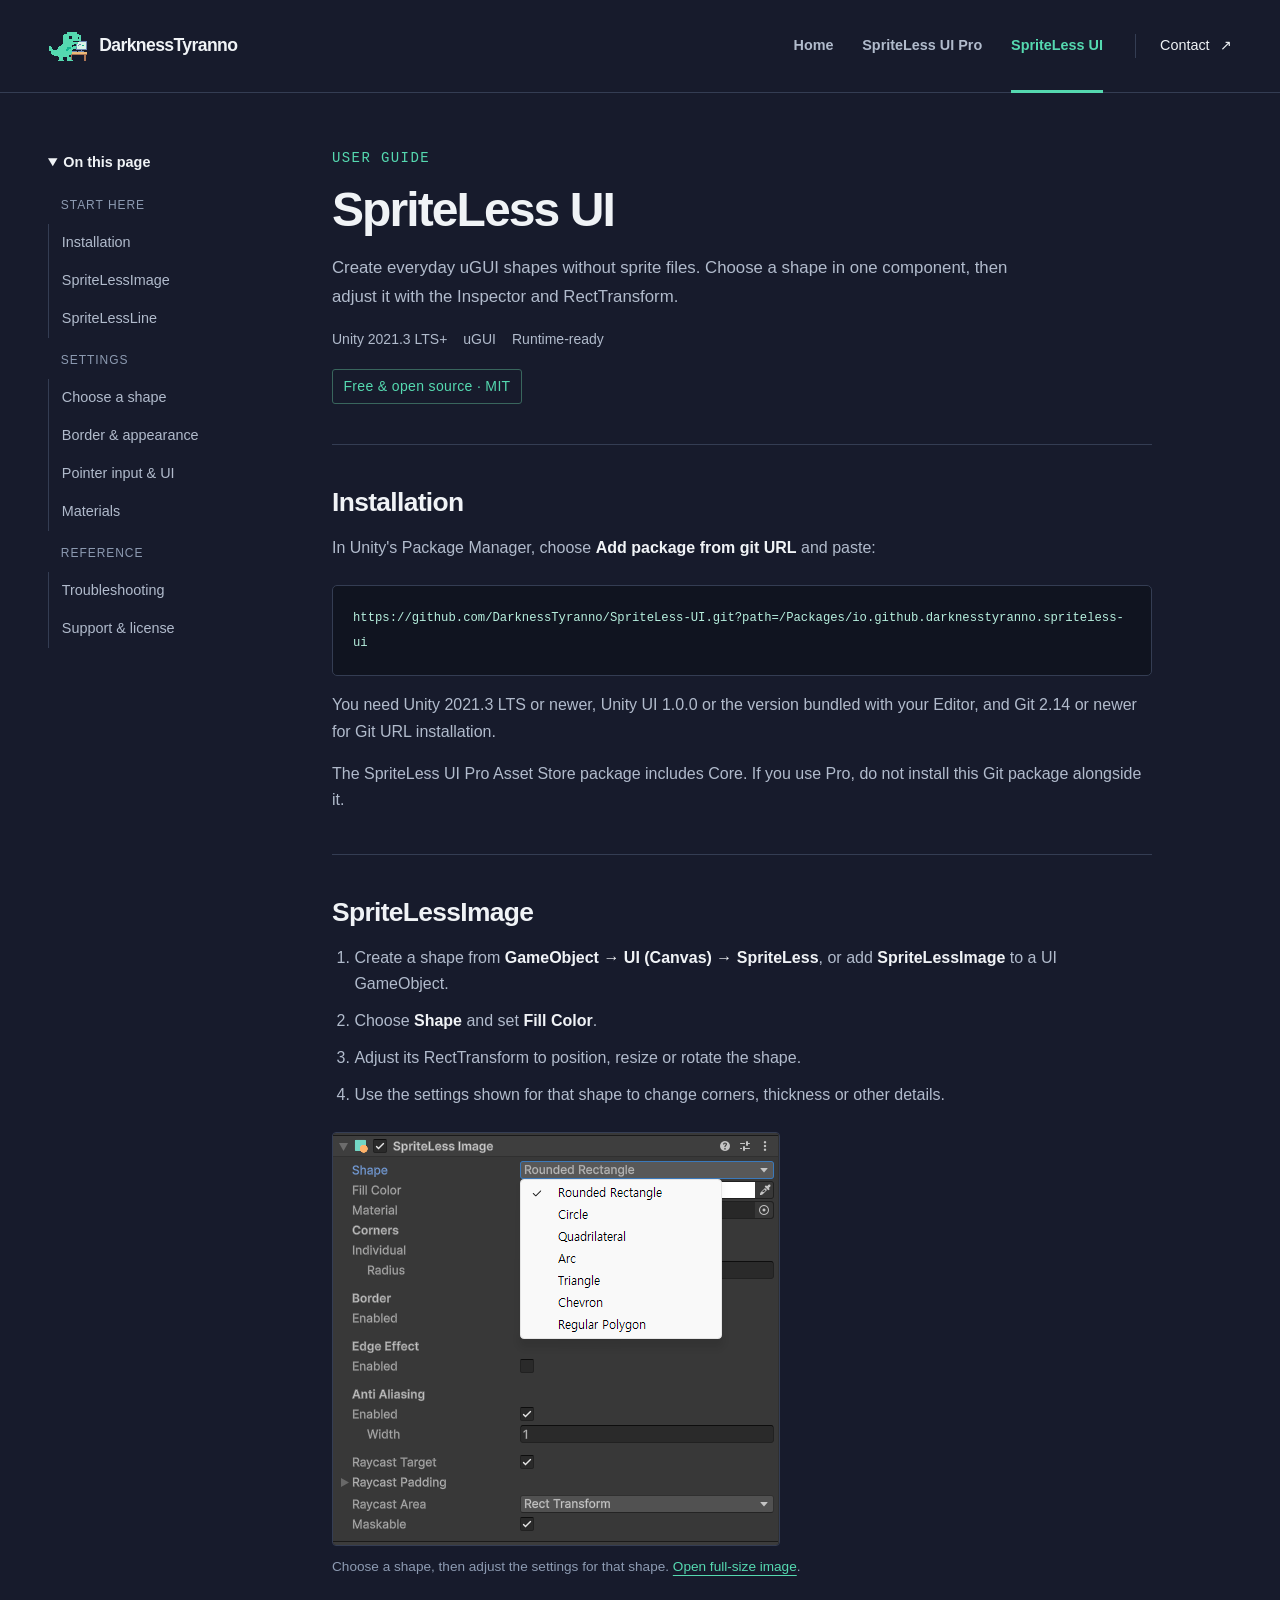
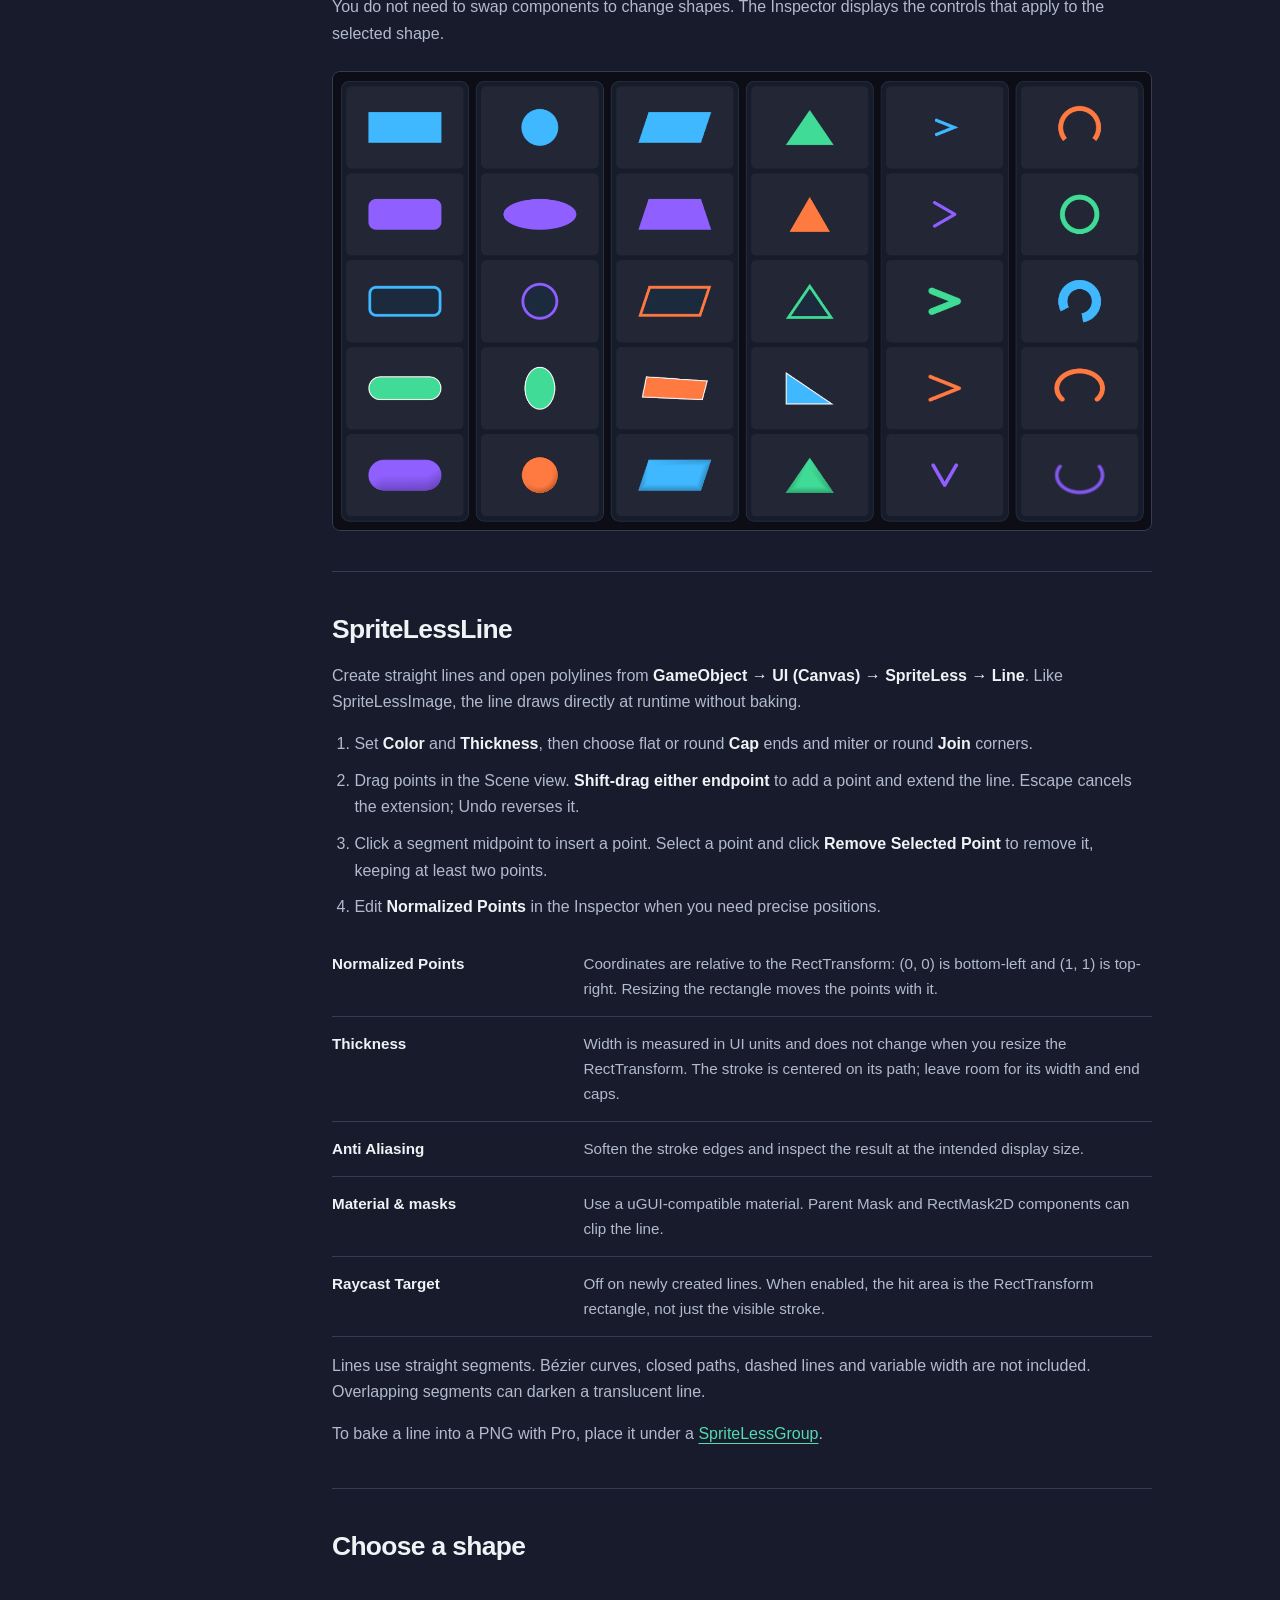
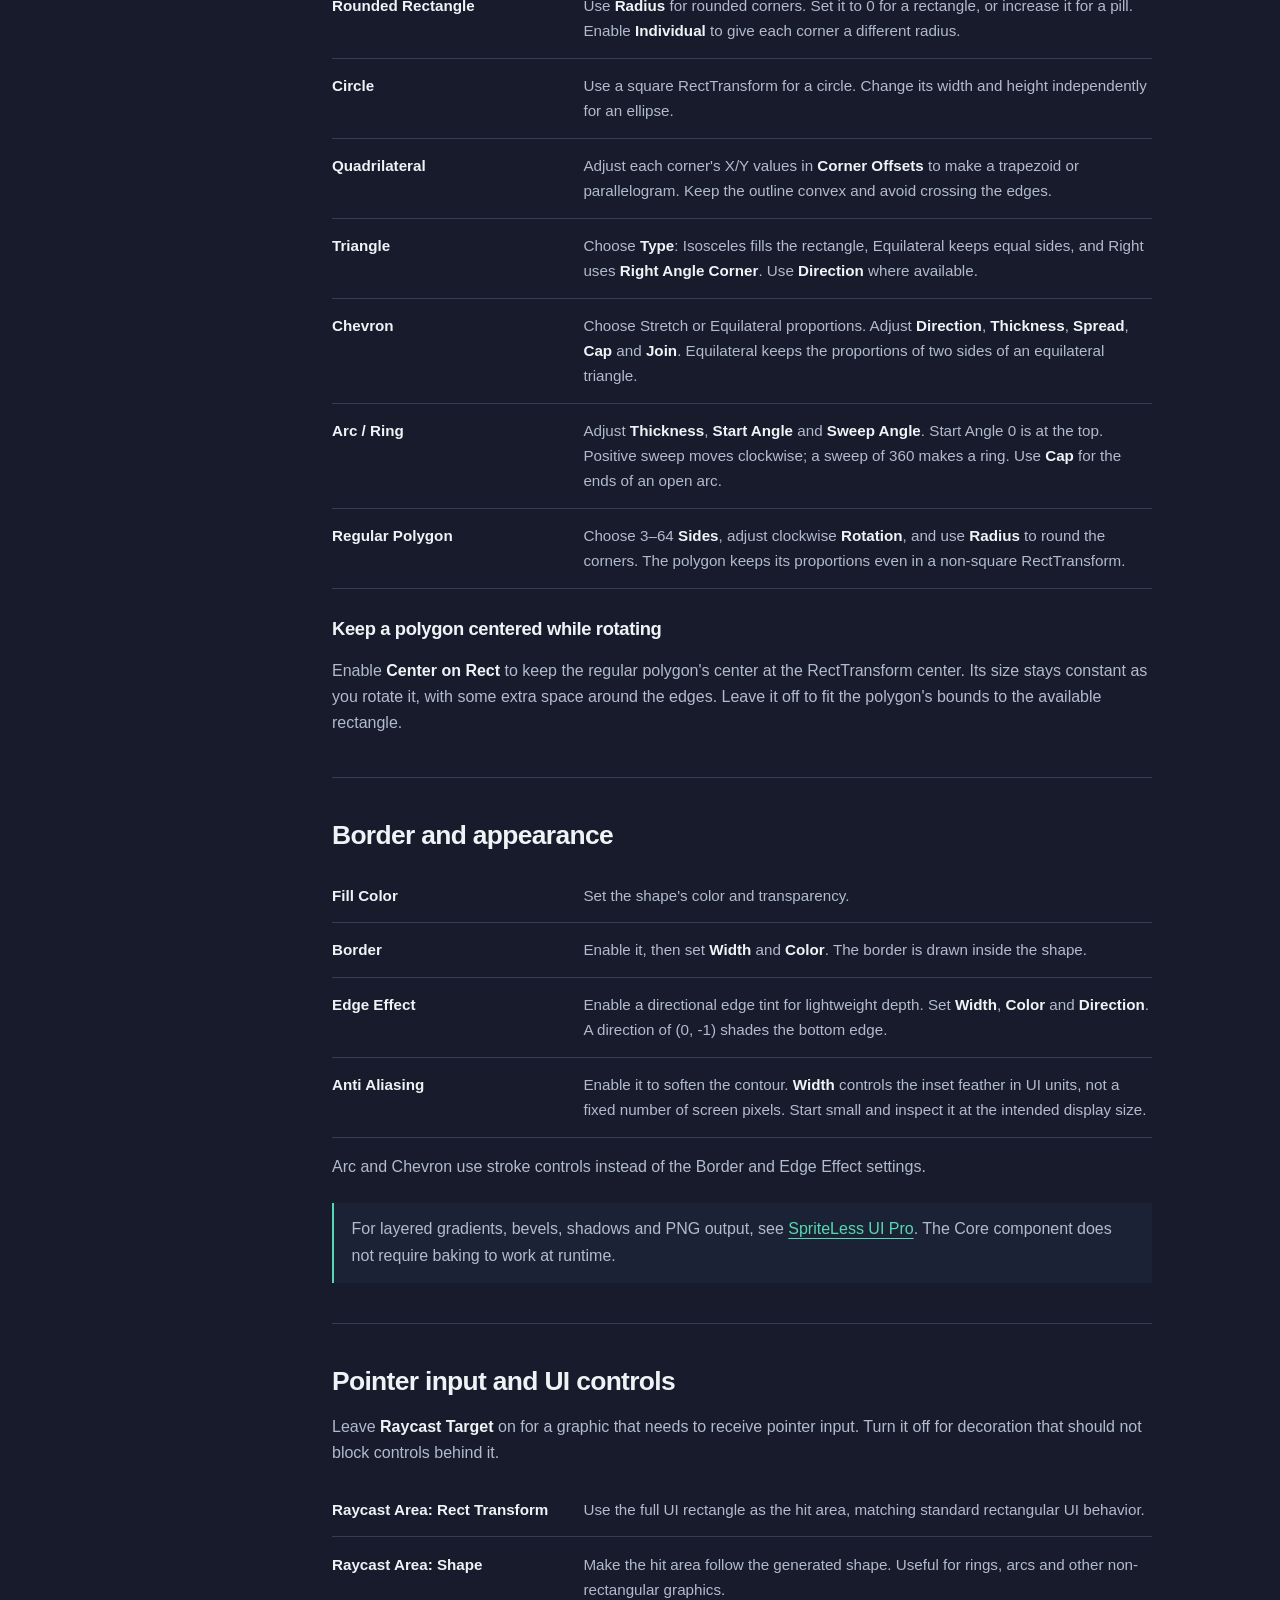
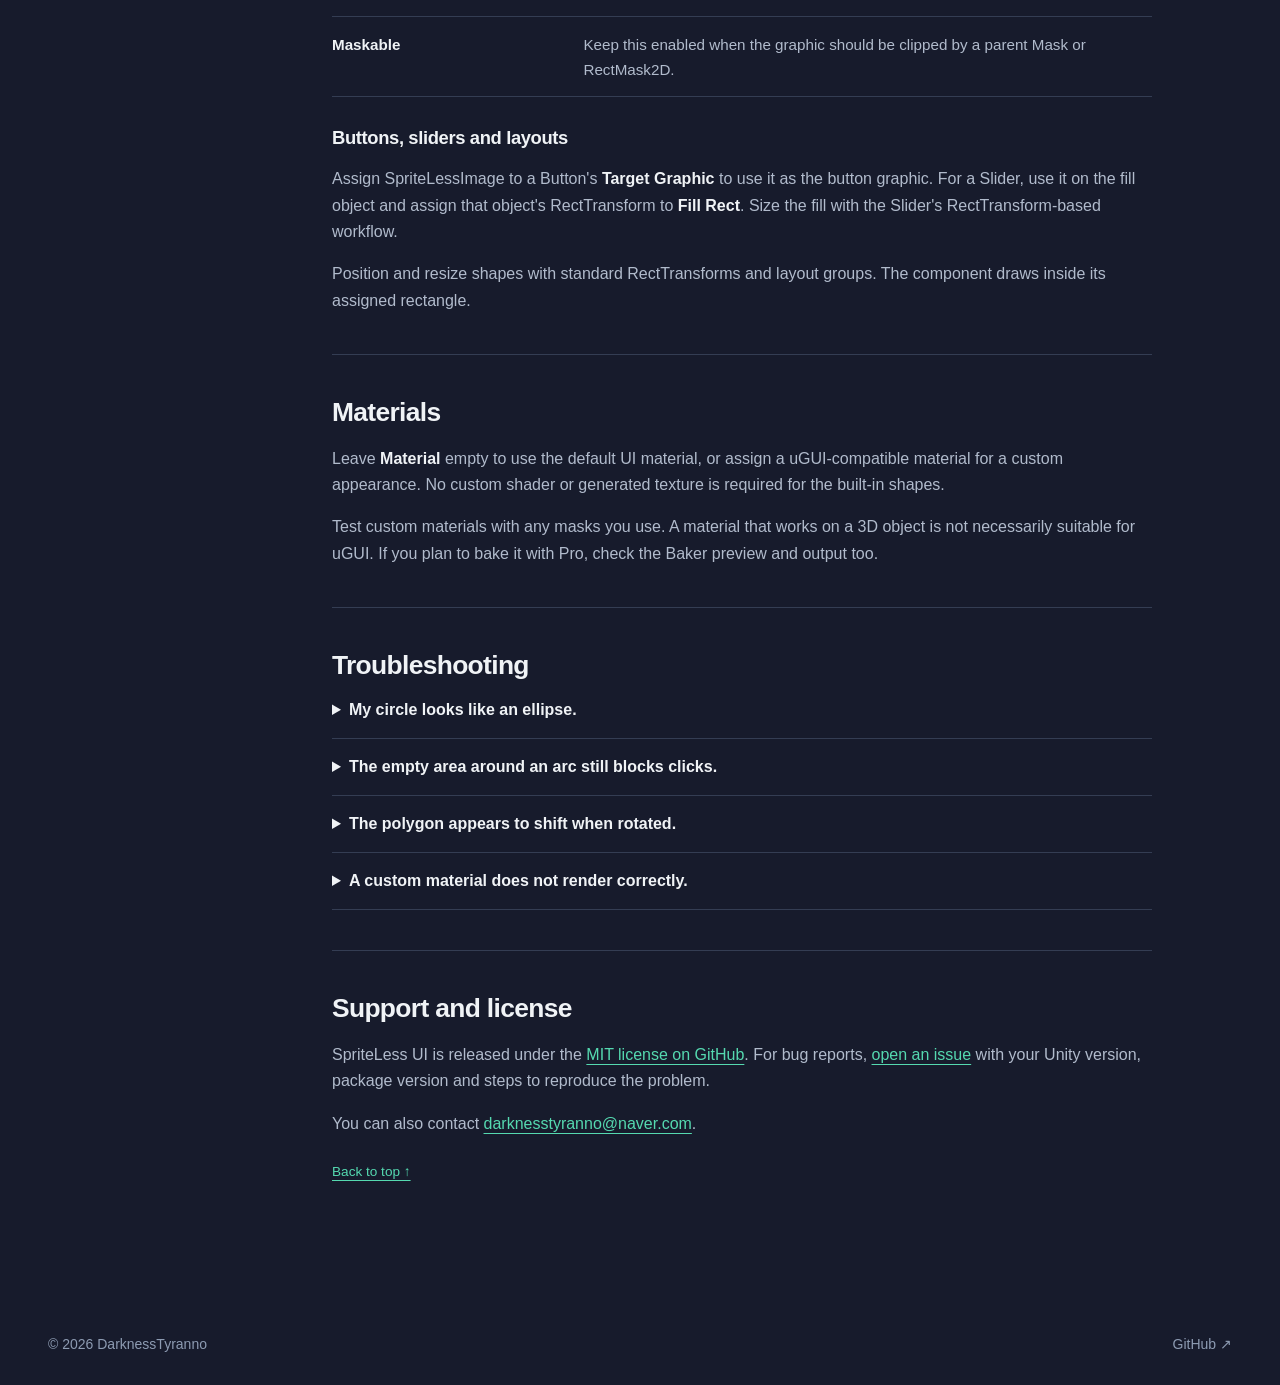
<file: spriteless-ui/index.html>
<!doctype html>
<html lang="en">
<head>
  <meta charset="utf-8">
  <meta name="viewport" content="width=device-width, initial-scale=1">
  <meta name="description" content="SpriteLess UI user guide. Use SpriteLessImage shapes and editable SpriteLessLine polylines, with thickness, borders, rounded corners and uGUI materials.">
  <meta name="theme-color" content="#171b2c">
  <title>SpriteLess UI — User Guide | DarknessTyranno</title>
  <link rel="canonical" href="https://darknesstyranno.github.io/spriteless-ui/">
  <link rel="icon" type="image/png" href="../assets/dinosaur.png">
  <link rel="stylesheet" href="../styles.css">
  <link rel="stylesheet" href="../docs.css">
</head>
<body>
  <a class="skip-link" href="#main">Skip to content</a>
  <header class="site-header"><div class="shell header-inner">
    <a class="brand" href="../" aria-label="DarknessTyranno home"><img src="../assets/dinosaur.png" width="40" height="40" alt=""><span>DarknessTyranno</span></a>
    <nav class="main-nav" aria-label="Main navigation"><a href="../">Home</a><a href="../spriteless-ui-pro/">SpriteLess UI Pro</a><a href="./" aria-current="page">SpriteLess UI</a></nav>
    <a class="header-contact" href="mailto:darknesstyranno@naver.com">Contact <span aria-hidden="true">↗</span></a>
  </div></header>
  <div class="shell docs-layout">
    <aside class="docs-sidebar">
      <details open>
        <summary>On this page</summary>
        <nav aria-label="User guide contents">
          <div class="nav-group"><p class="nav-label">Start here</p><a href="#installation">Installation</a><a href="#image">SpriteLessImage</a><a href="#line">SpriteLessLine</a></div>
          <div class="nav-group"><p class="nav-label">Settings</p><a href="#shapes">Choose a shape</a><a href="#appearance">Border &amp; appearance</a><a href="#interaction">Pointer input &amp; UI</a><a href="#materials">Materials</a></div>
          <div class="nav-group"><p class="nav-label">Reference</p><a href="#troubleshooting">Troubleshooting</a><a href="#support">Support &amp; license</a></div>
        </nav>
      </details>
    </aside>
    <main class="docs-content" id="main">
      <header class="docs-title">
        <p class="eyebrow">User guide</p>
        <h1>SpriteLess UI</h1>
        <p class="lead">Create everyday uGUI shapes without sprite files. Choose a shape in one component, then adjust it with the Inspector and RectTransform.</p>
        <div class="asset-meta"><span>Unity 2021.3 LTS+</span><span>uGUI</span><span>Runtime-ready</span></div>
        <span class="tag tag-mint">Free &amp; open source · MIT</span>
      </header>

      <section class="doc-section" id="installation" aria-labelledby="installation-heading">
        <h2 id="installation-heading">Installation</h2>
        <p>In Unity's Package Manager, choose <strong>Add package from git URL</strong> and paste:</p>
        <pre class="code-block"><code>https://github.com/DarknessTyranno/SpriteLess-UI.git?path=/Packages/io.github.darknesstyranno.spriteless-ui</code></pre>
        <p>You need Unity 2021.3 LTS or newer, Unity UI 1.0.0 or the version bundled with your Editor, and Git 2.14 or newer for Git URL installation.</p>
        <p>The SpriteLess UI Pro Asset Store package includes Core. If you use Pro, do not install this Git package alongside it.</p>
      </section>

      <section class="doc-section" id="image" aria-labelledby="image-heading">
        <h2 id="image-heading">SpriteLessImage</h2>
        <ol>
          <li>Create a shape from <strong>GameObject → UI (Canvas) → SpriteLess</strong>, or add <strong>SpriteLessImage</strong> to a UI GameObject.</li>
          <li>Choose <strong>Shape</strong> and set <strong>Fill Color</strong>.</li>
          <li>Adjust its RectTransform to position, resize or rotate the shape.</li>
          <li>Use the settings shown for that shape to change corners, thickness or other details.</li>
        </ol>
        <figure class="doc-screenshot"><a href="../assets/screenshots/core-image.png" aria-label="Open full-size SpriteLessImage Inspector screenshot"><img src="../assets/screenshots/core-image.png" width="446" height="412" loading="lazy" alt="SpriteLessImage Inspector with the Shape menu open, listing the available shapes."></a><figcaption>Choose a shape, then adjust the settings for that shape. <a href="../assets/screenshots/core-image.png">Open full-size image</a>.</figcaption></figure>
        <p>You do not need to swap components to change shapes. The Inspector displays the controls that apply to the selected shape.</p>
        <figure class="core-preview"><img src="../assets/core-shapes.png" width="1562" height="875" loading="lazy" alt="Examples of rectangles, circles, quadrilaterals, triangles, chevrons and arcs with different appearances."></figure>
      </section>

      <section class="doc-section" id="line" aria-labelledby="line-heading">
        <h2 id="line-heading">SpriteLessLine</h2>
        <p>Create straight lines and open polylines from <strong>GameObject → UI (Canvas) → SpriteLess → Line</strong>. Like SpriteLessImage, the line draws directly at runtime without baking.</p>
        <ol>
          <li>Set <strong>Color</strong> and <strong>Thickness</strong>, then choose flat or round <strong>Cap</strong> ends and miter or round <strong>Join</strong> corners.</li>
          <li>Drag points in the Scene view. <strong>Shift-drag either endpoint</strong> to add a point and extend the line. Escape cancels the extension; Undo reverses it.</li>
          <li>Click a segment midpoint to insert a point. Select a point and click <strong>Remove Selected Point</strong> to remove it, keeping at least two points.</li>
          <li>Edit <strong>Normalized Points</strong> in the Inspector when you need precise positions.</li>
        </ol>
        <dl class="doc-fields">
          <div><dt>Normalized Points</dt><dd>Coordinates are relative to the RectTransform: (0, 0) is bottom-left and (1, 1) is top-right. Resizing the rectangle moves the points with it.</dd></div>
          <div><dt>Thickness</dt><dd>Width is measured in UI units and does not change when you resize the RectTransform. The stroke is centered on its path; leave room for its width and end caps.</dd></div>
          <div><dt>Anti Aliasing</dt><dd>Soften the stroke edges and inspect the result at the intended display size.</dd></div>
          <div><dt>Material &amp; masks</dt><dd>Use a uGUI-compatible material. Parent Mask and RectMask2D components can clip the line.</dd></div>
          <div><dt>Raycast Target</dt><dd>Off on newly created lines. When enabled, the hit area is the RectTransform rectangle, not just the visible stroke.</dd></div>
        </dl>
        <p>Lines use straight segments. Bézier curves, closed paths, dashed lines and variable width are not included. Overlapping segments can darken a translucent line.</p>
        <p>To bake a line into a PNG with Pro, place it under a <a href="../spriteless-ui-pro/#group">SpriteLessGroup</a>.</p>
      </section>

      <section class="doc-section" id="shapes" aria-labelledby="shapes-heading">
        <h2 id="shapes-heading">Choose a shape</h2>
        <dl class="doc-fields">
          <div><dt>Rounded Rectangle</dt><dd>Use <strong>Radius</strong> for rounded corners. Set it to 0 for a rectangle, or increase it for a pill. Enable <strong>Individual</strong> to give each corner a different radius.</dd></div>
          <div><dt>Circle</dt><dd>Use a square RectTransform for a circle. Change its width and height independently for an ellipse.</dd></div>
          <div><dt>Quadrilateral</dt><dd>Adjust each corner's X/Y values in <strong>Corner Offsets</strong> to make a trapezoid or parallelogram. Keep the outline convex and avoid crossing the edges.</dd></div>
          <div><dt>Triangle</dt><dd>Choose <strong>Type</strong>: Isosceles fills the rectangle, Equilateral keeps equal sides, and Right uses <strong>Right Angle Corner</strong>. Use <strong>Direction</strong> where available.</dd></div>
          <div><dt>Chevron</dt><dd>Choose Stretch or Equilateral proportions. Adjust <strong>Direction</strong>, <strong>Thickness</strong>, <strong>Spread</strong>, <strong>Cap</strong> and <strong>Join</strong>. Equilateral keeps the proportions of two sides of an equilateral triangle.</dd></div>
          <div><dt>Arc / Ring</dt><dd>Adjust <strong>Thickness</strong>, <strong>Start Angle</strong> and <strong>Sweep Angle</strong>. Start Angle 0 is at the top. Positive sweep moves clockwise; a sweep of 360 makes a ring. Use <strong>Cap</strong> for the ends of an open arc.</dd></div>
          <div><dt>Regular Polygon</dt><dd>Choose 3–64 <strong>Sides</strong>, adjust clockwise <strong>Rotation</strong>, and use <strong>Radius</strong> to round the corners. The polygon keeps its proportions even in a non-square RectTransform.</dd></div>
        </dl>
        <h3>Keep a polygon centered while rotating</h3>
        <p>Enable <strong>Center on Rect</strong> to keep the regular polygon's center at the RectTransform center. Its size stays constant as you rotate it, with some extra space around the edges. Leave it off to fit the polygon's bounds to the available rectangle.</p>
      </section>

      <section class="doc-section" id="appearance" aria-labelledby="appearance-heading">
        <h2 id="appearance-heading">Border and appearance</h2>
        <dl class="doc-fields">
          <div><dt>Fill Color</dt><dd>Set the shape's color and transparency.</dd></div>
          <div><dt>Border</dt><dd>Enable it, then set <strong>Width</strong> and <strong>Color</strong>. The border is drawn inside the shape.</dd></div>
          <div><dt>Edge Effect</dt><dd>Enable a directional edge tint for lightweight depth. Set <strong>Width</strong>, <strong>Color</strong> and <strong>Direction</strong>. A direction of (0, -1) shades the bottom edge.</dd></div>
          <div><dt>Anti Aliasing</dt><dd>Enable it to soften the contour. <strong>Width</strong> controls the inset feather in UI units, not a fixed number of screen pixels. Start small and inspect it at the intended display size.</dd></div>
        </dl>
        <p>Arc and Chevron use stroke controls instead of the Border and Edge Effect settings.</p>
        <aside class="doc-note"><p>For layered gradients, bevels, shadows and PNG output, see <a href="../spriteless-ui-pro/#effects">SpriteLess UI Pro</a>. The Core component does not require baking to work at runtime.</p></aside>
      </section>

      <section class="doc-section" id="interaction" aria-labelledby="interaction-heading">
        <h2 id="interaction-heading">Pointer input and UI controls</h2>
        <p>Leave <strong>Raycast Target</strong> on for a graphic that needs to receive pointer input. Turn it off for decoration that should not block controls behind it.</p>
        <dl class="doc-fields">
          <div><dt>Raycast Area: Rect Transform</dt><dd>Use the full UI rectangle as the hit area, matching standard rectangular UI behavior.</dd></div>
          <div><dt>Raycast Area: Shape</dt><dd>Make the hit area follow the generated shape. Useful for rings, arcs and other non-rectangular graphics.</dd></div>
          <div><dt>Maskable</dt><dd>Keep this enabled when the graphic should be clipped by a parent Mask or RectMask2D.</dd></div>
        </dl>
        <h3>Buttons, sliders and layouts</h3>
        <p>Assign SpriteLessImage to a Button's <strong>Target Graphic</strong> to use it as the button graphic. For a Slider, use it on the fill object and assign that object's RectTransform to <strong>Fill Rect</strong>. Size the fill with the Slider's RectTransform-based workflow.</p>
        <p>Position and resize shapes with standard RectTransforms and layout groups. The component draws inside its assigned rectangle.</p>
      </section>

      <section class="doc-section" id="materials" aria-labelledby="materials-heading">
        <h2 id="materials-heading">Materials</h2>
        <p>Leave <strong>Material</strong> empty to use the default UI material, or assign a uGUI-compatible material for a custom appearance. No custom shader or generated texture is required for the built-in shapes.</p>
        <p>Test custom materials with any masks you use. A material that works on a 3D object is not necessarily suitable for uGUI. If you plan to bake it with Pro, check the Baker preview and output too.</p>
      </section>

      <section class="doc-section" id="troubleshooting" aria-labelledby="troubleshooting-heading">
        <h2 id="troubleshooting-heading">Troubleshooting</h2>
        <details class="doc-faq"><summary>My circle looks like an ellipse.</summary><p>Set the RectTransform width and height to the same value for a circle.</p></details>
        <details class="doc-faq"><summary>The empty area around an arc still blocks clicks.</summary><p>Use <strong>Raycast Area → Shape</strong>. If the whole graphic is decorative, turn off <strong>Raycast Target</strong> instead.</p></details>
        <details class="doc-faq"><summary>The polygon appears to shift when rotated.</summary><p>Enable <strong>Center on Rect</strong>. This keeps the regular polygon's center and size fixed instead of refitting its bounds at each angle.</p></details>
        <details class="doc-faq"><summary>A custom material does not render correctly.</summary><p>Clear the <strong>Material</strong> field to check the shape with the default UI material, then verify your custom material's uGUI and masking compatibility.</p></details>
      </section>

      <section class="doc-section" id="support" aria-labelledby="support-heading">
        <h2 id="support-heading">Support and license</h2>
        <p>SpriteLess UI is released under the <a href="https://github.com/DarknessTyranno/SpriteLess-UI">MIT license on GitHub</a>. For bug reports, <a href="https://github.com/DarknessTyranno/SpriteLess-UI/issues">open an issue</a> with your Unity version, package version and steps to reproduce the problem.</p>
        <p>You can also contact <a href="mailto:darknesstyranno@naver.com?subject=SpriteLess%20UI">darknesstyranno@naver.com</a>.</p>
        <a class="doc-top" href="#main">Back to top ↑</a>
      </section>
    </main>
  </div>
  <footer class="shell site-footer"><p>© 2026 DarknessTyranno</p><a href="https://github.com/DarknessTyranno">GitHub <span aria-hidden="true">↗</span></a></footer>
</body>
</html>
</file>
<file: styles.css>
:root {
  color-scheme: dark;
  --bg: #171b2c;
  --panel: #1c2235;
  --panel-hover: #222a3f;
  --ink: #f0f3f6;
  --muted: #b1bbcc;
  --subtle: #8d9bb2;
  --line: #343d53;
  --mint: #55d9b0;
  --gold: #dccca9;
  font-family: -apple-system, BlinkMacSystemFont, "Segoe UI", sans-serif;
  font-size: 16px;
  background: var(--bg);
  color: var(--ink);
}
* { box-sizing: border-box; }
html { scroll-behavior: smooth; scroll-padding-top: 1.5rem; }
body { margin: 0; line-height: 1.65; overflow-wrap: anywhere; }
a { color: inherit; text-decoration: none; }
a:focus-visible, summary:focus-visible { outline: 3px solid var(--mint); outline-offset: 6px; }
img { display: block; max-width: 100%; height: auto; }
h1, h2, h3, p, figure { margin: 0; }
h1, h2, h3 { line-height: 1.15; }
h1 { font-size: clamp(2.7rem, 4.7vw, 4.25rem); font-weight: 720; letter-spacing: -.05em; }
h2 { font-size: clamp(1.8rem, 3vw, 2.5rem); letter-spacing: -.035em; font-weight: 650; }
h3 { font-size: 1.35rem; letter-spacing: -.02em; font-weight: 650; }
p { color: var(--muted); }
::selection { background: var(--mint); color: var(--bg); }
.shell { width: min(1184px, calc(100% - 6rem)); margin-inline: auto; }
.shell > *, .home-hero > *, .asset-hero > *, .tool-grid > *, .component > * { min-width: 0; }
.skip-link { position: absolute; z-index: 10; top: .5rem; left: 1rem; padding: .75rem 1rem; background: var(--mint); color: var(--bg); transform: translateY(-200%); }
.skip-link:focus { transform: translateY(0); }
.site-header { border-bottom: 1px solid var(--line); }
.header-inner { display: flex; flex-wrap: wrap; min-height: 92px; align-items: center; gap: 2rem; }
.brand { display: flex; align-items: center; gap: .7rem; max-width: 100%; font-size: 1.1rem; font-weight: 700; letter-spacing: -.035em; }
.brand img { image-rendering: pixelated; flex: 0 0 40px; }
.main-nav { display: flex; flex-wrap: wrap; align-self: stretch; margin-left: auto; gap: 0 1.8rem; }
.main-nav a { display: flex; align-items: center; min-height: 48px; position: relative; color: var(--muted); font-size: .9rem; font-weight: 550; }
.main-nav a:hover, .header-contact:hover, .site-footer a:hover { color: var(--mint); }
.main-nav a[aria-current="page"] { color: var(--mint); }
.main-nav a[aria-current="page"]::after { content: ""; position: absolute; height: 3px; inset: auto 0 -1px; background: var(--mint); }
.header-contact { font-size: .9rem; white-space: nowrap; padding-left: 1.5rem; border-left: 1px solid var(--line); }
.header-contact span { margin-left: .4rem; }
.eyebrow { color: var(--mint); font-family: ui-monospace, "Cascadia Code", monospace; font-size: .875rem; letter-spacing: .1em; text-transform: uppercase; margin-bottom: 1.1rem; }
.accent { color: var(--mint); }
.lead { font-size: 1.17rem; line-height: 1.75; max-width: 35rem; margin-top: 1.6rem; }
.home-hero { display: grid; grid-template-columns: 1fr 1.13fr; align-items: center; gap: 2.75rem; padding-block: 6.25rem 6.75rem; }
.hero-copy .button { margin-top: 2.25rem; }
.brand-art img { width: 100%; image-rendering: pixelated; }
.button { display: inline-flex; justify-content: center; align-items: center; gap: 1.4rem; min-height: 48px; padding: .8rem 1.2rem; background: var(--mint); color: #12271f; border: 1px solid var(--mint); border-radius: 4px; font-size: .95rem; font-weight: 650; transition: background .15s, transform .15s; }
.button:hover { background: #7de9c7; transform: translateY(-2px); }
.button-secondary { background: transparent; border-color: var(--line); color: var(--ink); }
.button-secondary:hover { background: var(--panel-hover); }
.button-row { display: flex; flex-wrap: wrap; gap: .75rem; margin-top: 2rem; }
.section { padding-block: 4.5rem; border-top: 1px solid var(--line); }
.section-heading { margin-bottom: 2.5rem; }
.section-heading p:not(.eyebrow) { margin-top: 1rem; max-width: 44rem; }
.tools-section { padding-top: 3.5rem; }
.tool-grid { display: grid; grid-template-columns: repeat(2, 1fr); gap: 1.5rem; }
.tool-card { display: flex; flex-direction: column; padding: 2rem; border: 1px solid var(--line); border-radius: 8px; background: var(--panel); transition: background .2s, border-color .2s; }
.tool-card:hover { background: var(--panel-hover); border-color: var(--mint); }
.tool-card-top { display: flex; justify-content: space-between; flex-wrap: wrap; align-items: center; gap: .5rem; margin-bottom: 2.5rem; }
.tool-number { font-family: ui-monospace, monospace; color: var(--subtle); font-size: .875rem; }
.tag { display: inline-flex; width: fit-content; max-width: 100%; font-size: .875rem; line-height: 1.4; letter-spacing: .025em; padding: .4rem .65rem; color: var(--gold); border: 1px solid #5b5147; border-radius: 3px; }
.tag-mint { color: var(--mint); border-color: #39665d; }
.tool-card h3 { font-size: 1.8rem; }
.tool-card p { margin-top: 1rem; margin-bottom: 2rem; }
.text-link { display: inline-flex; gap: .6rem; align-items: center; color: var(--mint); font-size: .95rem; font-weight: 600; margin-top: auto; }
a.text-link:hover { text-decoration: underline; text-underline-offset: 5px; }
.contact-section { border-top: 1px solid var(--line); border-bottom: 1px solid var(--line); margin-top: 2rem; }
.contact-inner { display: flex; justify-content: space-between; align-items: center; gap: 2rem; padding-block: 3.5rem; }
.contact-inner h2 { font-size: 1.7rem; }
.contact-inner p:not(.eyebrow) { margin-top: .6rem; }
.contact-email { color: var(--mint); font-size: 1.15rem; text-underline-offset: 6px; overflow-wrap: anywhere; }
.contact-email:hover { text-decoration: underline; }
.contact-email span { margin-left: .65rem; }
.site-footer { display: flex; justify-content: space-between; gap: 1rem; padding-block: 1.8rem; font-size: .875rem; }
.site-footer p, .site-footer a { color: var(--subtle); }
.asset-hero { display: grid; grid-template-columns: 1fr 1fr; align-items: center; gap: 4rem; padding-block: 4.5rem; }
.asset-hero h1 { margin-top: 1.25rem; }
.asset-hero .lead { font-size: 1.1rem; }
.asset-hero h1 .pro-label { font-weight: 500; color: var(--mint); }
.asset-meta { display: flex; flex-wrap: wrap; gap: .75rem 1.5rem; margin-top: 1.5rem; font-size: .875rem; color: var(--muted); }
.showcase-board { display: grid; grid-template-columns: repeat(2, minmax(0, 1fr)); gap: .85rem; background: #131725; border: 1px solid var(--line); padding: 1.1rem; border-radius: 10px; }
.showcase-tile { display: grid; place-items: center; min-height: 128px; padding: .7rem; background: #232a3e; border-radius: 5px; }
.showcase-tile img { width: 100%; max-height: 150px; object-fit: contain; }
.showcase-tile.tall { grid-row: span 2; }
.showcase-tile.tall img { max-height: 290px; }
.figure-caption { margin-top: .9rem; color: var(--subtle); font-size: .875rem; line-height: 1.5; }
.feature-grid { display: grid; grid-template-columns: repeat(3, 1fr); gap: 2.5rem; }
.feature { border-top: 2px solid var(--line); padding-top: 1.4rem; }
.feature .feature-label { font-size: .875rem; color: var(--mint); font-family: ui-monospace, monospace; margin-bottom: .7rem; }
.feature p { margin-top: 1rem; }
.gallery { display: grid; grid-template-columns: repeat(3, 1fr); gap: 1rem; }
.gallery figure { background: var(--panel); border: 1px solid var(--line); border-radius: 6px; overflow: hidden; }
.gallery .gallery-image { display: grid; place-items: center; min-height: 210px; padding: 1.6rem; background: #20273a; }
.gallery img { width: 100%; max-height: 170px; object-fit: contain; }
.gallery figcaption { padding: 1rem 1.2rem; color: var(--muted); font-size: .95rem; }
.steps { display: grid; grid-template-columns: repeat(3, 1fr); gap: 2rem; list-style: none; padding: 0; margin: 0; counter-reset: steps; }
.steps li { counter-increment: steps; border-left: 1px solid var(--line); padding-left: 1.5rem; }
.steps li::before { content: "0" counter(steps); display: block; color: var(--mint); font-family: ui-monospace, monospace; margin-bottom: 1.3rem; }
.steps p { margin-top: .9rem; }
.component-list { border-top: 1px solid var(--line); }
.component { display: grid; grid-template-columns: 1fr 2fr; gap: 2.5rem; padding-block: 1.65rem; border-bottom: 1px solid var(--line); }
.component h3 { font-size: 1.1rem; }
.component .component-kind { display: block; margin-top: .5rem; font-size: .875rem; color: var(--subtle); }
.component p { max-width: 46rem; }
.note { margin-top: 2rem; padding: 1.5rem; border-left: 3px solid var(--mint); background: var(--panel); }
.note strong { color: var(--ink); }
.note p + p { margin-top: .8rem; }
.requirements { display: grid; grid-template-columns: 1fr 1fr; gap: 3rem; }
.requirements ul { color: var(--muted); margin: 1rem 0 0; padding-left: 1.25rem; }
.requirements li + li { margin-top: .7rem; }
.requirements a { color: var(--mint); text-decoration: underline; text-underline-offset: 4px; }
.core-preview { border: 1px solid var(--line); border-radius: 8px; overflow: hidden; }
.core-preview img { width: 100%; }
.code-block { padding: 1.25rem; margin: 1.5rem 0 0; background: #101420; border: 1px solid var(--line); border-radius: 5px; color: #b6efdd; font-size: .9rem; line-height: 1.8; white-space: pre-wrap; overflow-wrap: anywhere; }
code { font-family: ui-monospace, "Cascadia Code", Consolas, monospace; font-size: .9em; }
.install-copy { max-width: 52rem; margin-top: 1.4rem; }
.install-copy p + p { margin-top: 1rem; }
.inline-link { color: var(--mint); text-decoration: underline; text-underline-offset: 4px; }
@media (min-width: 1500px) { .home-hero { padding-block: 7.5rem; } }
@media (max-width: 1050px) {
  .shell { width: min(1184px, calc(100% - 3rem)); }
  .header-inner { gap: 1.3rem; }
  .main-nav { gap: 0 1.3rem; }
  .header-contact { display: none; }
  .home-hero { gap: 1.5rem; padding-block: 4rem; }
  .asset-hero { gap: 2rem; }
  .contact-inner { align-items: flex-start; flex-direction: column; }
}
@media (max-width: 760px) {
  .shell { width: calc(100% - 2.5rem); }
  .header-inner { min-height: auto; flex-wrap: wrap; gap: 0; padding-top: 1rem; }
  .brand { font-size: 1.1rem; }
  .main-nav { flex-basis: 100%; margin: .75rem 0 0; gap: 0 1.6rem; min-height: 52px; }
  .main-nav a { font-size: .875rem; }
  .home-hero, .asset-hero { grid-template-columns: 1fr; padding-block: 3rem; }
  .home-hero { gap: 1.25rem; }
  .home-hero h1 { max-width: 15ch; }
  .lead { font-size: 1.1rem; }
  .brand-art { max-width: 540px; width: 100%; margin-inline: auto; }
  .tool-grid, .feature-grid, .steps, .requirements { grid-template-columns: 1fr; }
  .section { padding-block: 3rem; }
  .section-heading { margin-bottom: 2rem; }
  .tool-card { padding: 1.5rem; }
  .tool-card-top { margin-bottom: 1.7rem; }
  .feature-grid { gap: 1.75rem; }
  .gallery { grid-template-columns: repeat(2, 1fr); }
  .gallery .gallery-image { min-height: 150px; padding: 1rem; }
  .gallery img { max-height: 125px; }
  .component { grid-template-columns: 1fr; gap: 1rem; }
  .contact-inner { padding-block: 2.5rem; }
  .contact-email { font-size: 1rem; }
}
@media (max-width: 370px) {
  .main-nav { gap: 0 1rem; }
  .main-nav a { font-size: .875rem; }
  .gallery { grid-template-columns: 1fr; }
  .button-row { flex-direction: column; align-items: stretch; }
}
@media (prefers-reduced-motion: reduce) {
  html { scroll-behavior: auto; }
  *, *::before, *::after { transition: none !important; animation: none !important; }
}
</file>
<file: docs.css>
.docs-layout { display: grid; grid-template-columns: 220px minmax(0, 1fr); gap: 4rem; align-items: start; padding-block: 3rem 5rem; }
.docs-sidebar { position: sticky; top: 1.5rem; max-height: calc(100vh - 3rem); overflow-y: auto; }
.docs-sidebar summary { cursor: pointer; color: var(--ink); font-size: .9rem; font-weight: 650; padding-block: .6rem; }
.docs-sidebar nav { padding-block: .75rem; }
.docs-sidebar a { display: block; padding: .45rem .8rem; border-left: 1px solid var(--line); color: var(--muted); font-size: .9rem; }
.docs-sidebar a:hover, .docs-sidebar a:focus-visible { color: var(--mint); background: var(--panel); }
.docs-sidebar .nav-label { color: var(--subtle); font-size: .75rem; letter-spacing: .08em; text-transform: uppercase; margin: 1.15rem 0 .5rem .8rem; }
.docs-sidebar .nav-label:first-child { margin-top: 0; }
.docs-sidebar .nav-group + .nav-group { margin-top: .8rem; }
.docs-content { min-width: 0; max-width: 820px; }
.docs-title { padding: .4rem 0 2.5rem; }
.docs-title .eyebrow { margin-bottom: .7rem; }
.docs-title h1 { font-size: clamp(2rem, 4vw, 3rem); letter-spacing: -.04em; }
.docs-title .lead { font-size: 1.05rem; max-width: 43rem; margin-top: 1rem; }
.docs-title .asset-meta { margin-top: 1rem; gap: .5rem 1rem; }
.docs-title .tag { margin-top: 1.15rem; }
.doc-section { border-top: 1px solid var(--line); padding-block: 2.5rem; scroll-margin-top: 1.5rem; }
.doc-section:target > h2 { color: var(--mint); }
.doc-section h2 { font-size: 1.65rem; line-height: 1.3; letter-spacing: -.025em; }
.doc-section h3 { margin-top: 1.7rem; font-size: 1.15rem; line-height: 1.4; }
.doc-section p, .doc-section ul, .doc-section ol, .doc-section dl { margin-top: 1rem; }
.doc-section li, .doc-section dd { color: var(--muted); }
.doc-section ul, .doc-section ol { padding-left: 1.4rem; }
.doc-section li + li { margin-top: .65rem; }
.doc-section strong { color: var(--ink); font-weight: 600; }
.doc-section a:not(.button) { color: var(--mint); text-decoration: underline; text-underline-offset: 4px; }
.doc-kind { display: block; color: var(--subtle); font-size: .8rem; margin-top: .4rem; }
.doc-note { border-left: 2px solid var(--mint); padding: .85rem 1.1rem; background: var(--panel); margin-top: 1.4rem; }
.doc-note p:first-child { margin-top: 0; }
.doc-note.warning { border-color: var(--gold); }
.doc-fields { margin-bottom: 0; }
.doc-fields > div { display: grid; grid-template-columns: minmax(135px, 1fr) minmax(0, 2.5fr); gap: 1.5rem; padding: .9rem 0; border-bottom: 1px solid var(--line); }
.doc-fields dt { font-weight: 600; font-size: .95rem; }
.doc-fields dd { margin: 0; font-size: .95rem; }
.doc-example { display: flex; align-items: center; gap: 1.5rem; padding: 1.25rem; background: var(--panel); border: 1px solid var(--line); border-radius: 5px; margin-top: 1.5rem; }
.doc-example img { width: 150px; max-height: 140px; object-fit: contain; flex: 0 0 auto; }
.doc-example figcaption { font-size: .9rem; color: var(--muted); }
.doc-screenshot { margin-top: 1.5rem; }
.doc-screenshot img { max-height: 720px; width: auto; border: 1px solid var(--line); border-radius: 4px; }
.doc-screenshot figcaption { margin-top: .6rem; font-size: .85rem; color: var(--subtle); }
.doc-diagram { margin: 1.2rem 0 0; padding: 1.1rem; background: #101420; border: 1px solid var(--line); font-size: .85rem; white-space: pre-wrap; overflow-wrap: anywhere; line-height: 1.8; }
.doc-faq { padding-block: 1rem; border-bottom: 1px solid var(--line); }
.doc-faq summary { cursor: pointer; font-weight: 600; line-height: 1.5; }
.doc-faq p { margin-top: .75rem; }
.doc-section .code-block { font-size: .85rem; }
.doc-section .core-preview { margin-top: 1.5rem; }
.doc-top { display: inline-block; margin-top: 1.5rem; font-size: .85rem; }
@media (max-width: 1050px) {
  .docs-layout { grid-template-columns: 195px minmax(0, 1fr); gap: 2rem; }
}
@media (max-width: 850px) {
  .docs-layout { grid-template-columns: 1fr; gap: 2rem; padding-top: 1.5rem; }
  .docs-sidebar { position: static; max-height: none; border-bottom: 1px solid var(--line); padding-bottom: .75rem; }
  .docs-sidebar nav { columns: 2; column-gap: 1rem; }
  .docs-sidebar .nav-group { break-inside: avoid; padding-bottom: .75rem; }
  .docs-sidebar .nav-label { margin-top: 0; }
  .docs-title { padding-top: 0; }
}
@media (max-width: 520px) {
  .doc-fields > div { grid-template-columns: 1fr; gap: .4rem; }
  .doc-example { flex-direction: column; align-items: flex-start; }
  .doc-section { padding-block: 2rem; }
}
@media (max-width: 370px) {
  .docs-sidebar nav { columns: 1; }
}
</file>
